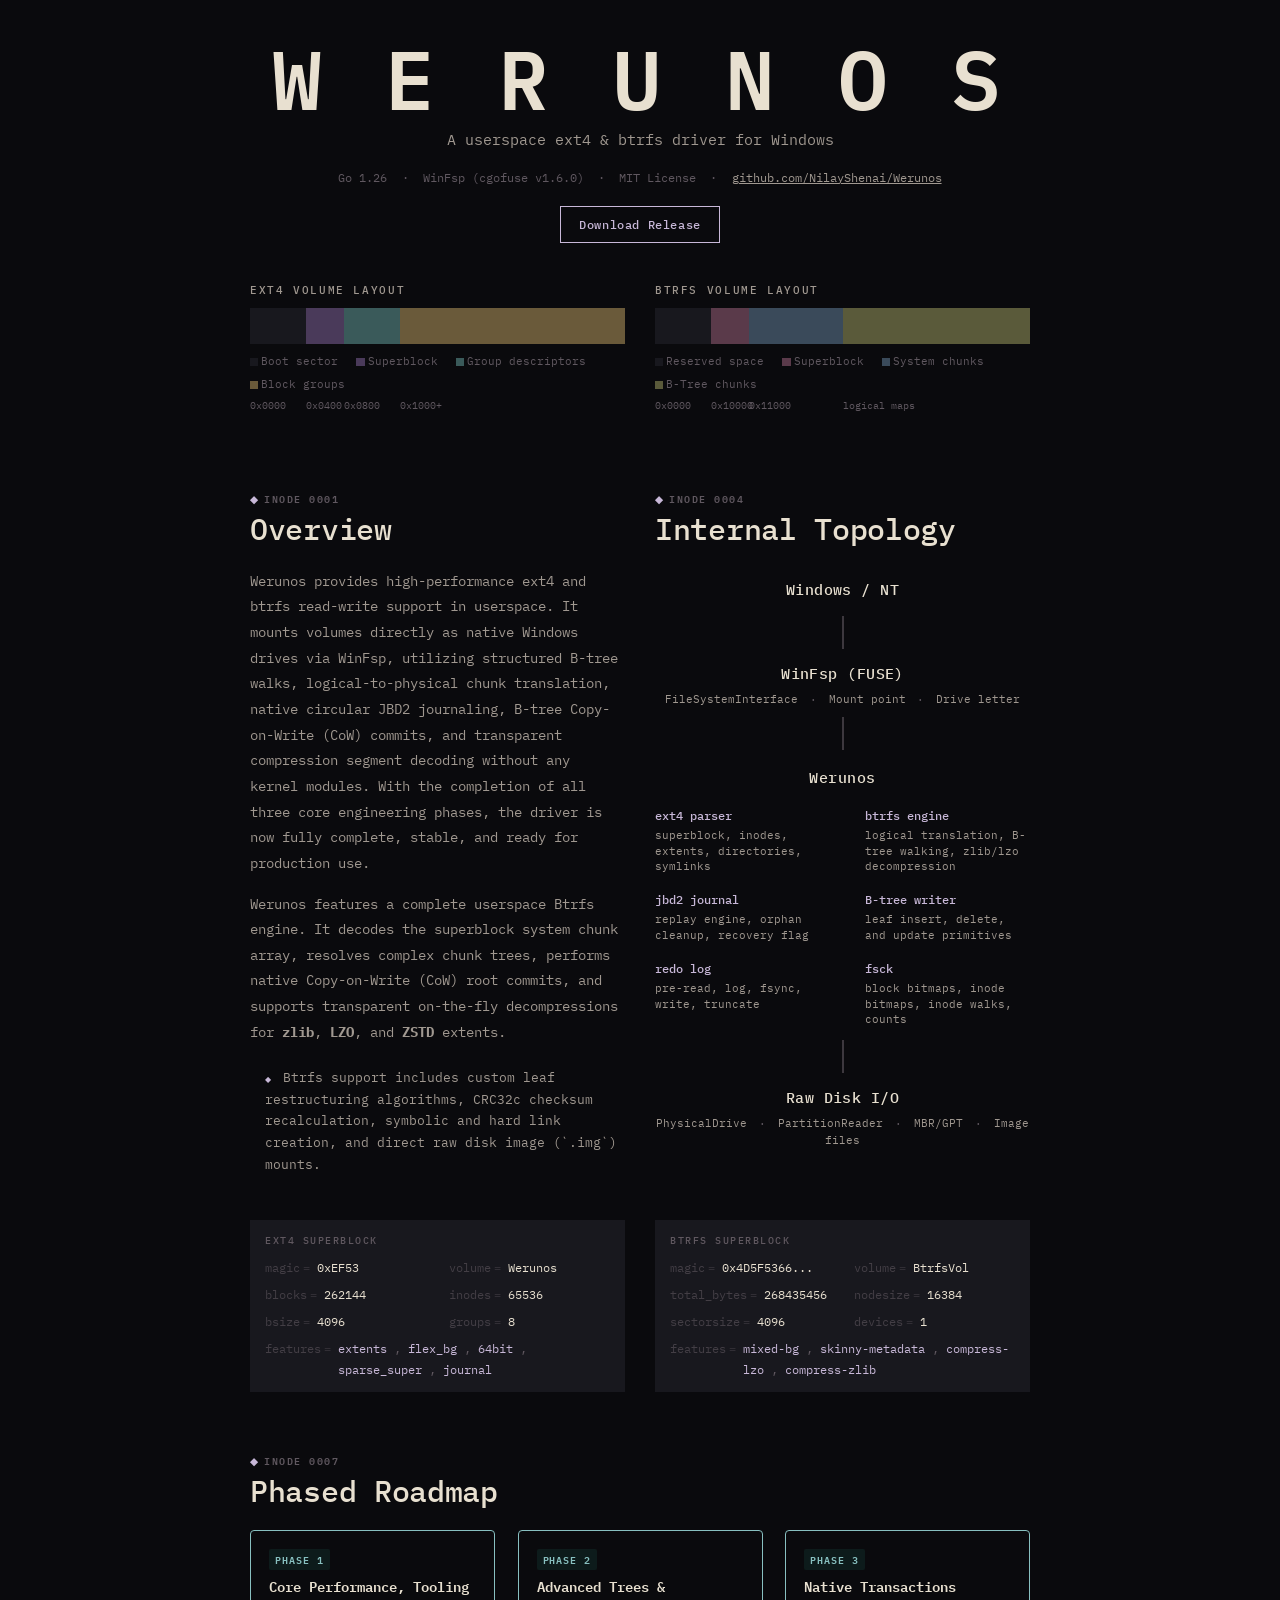
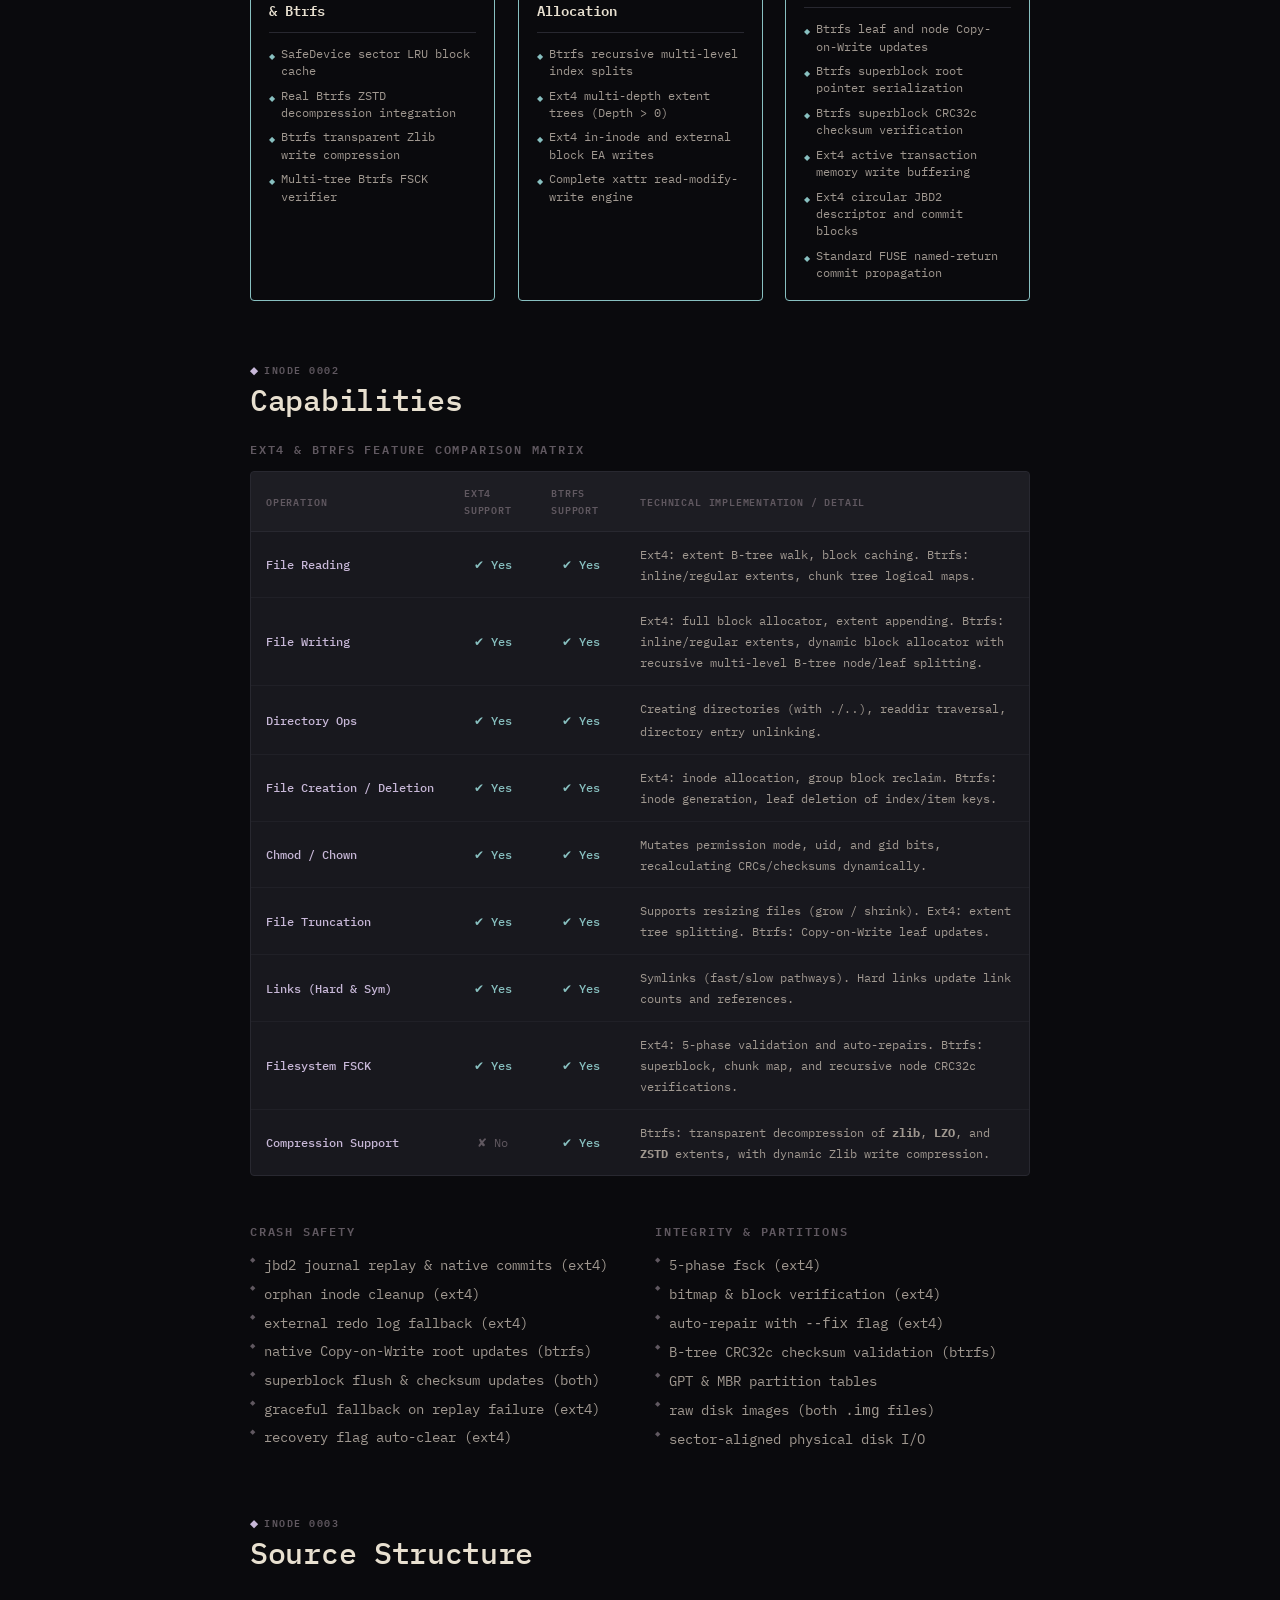
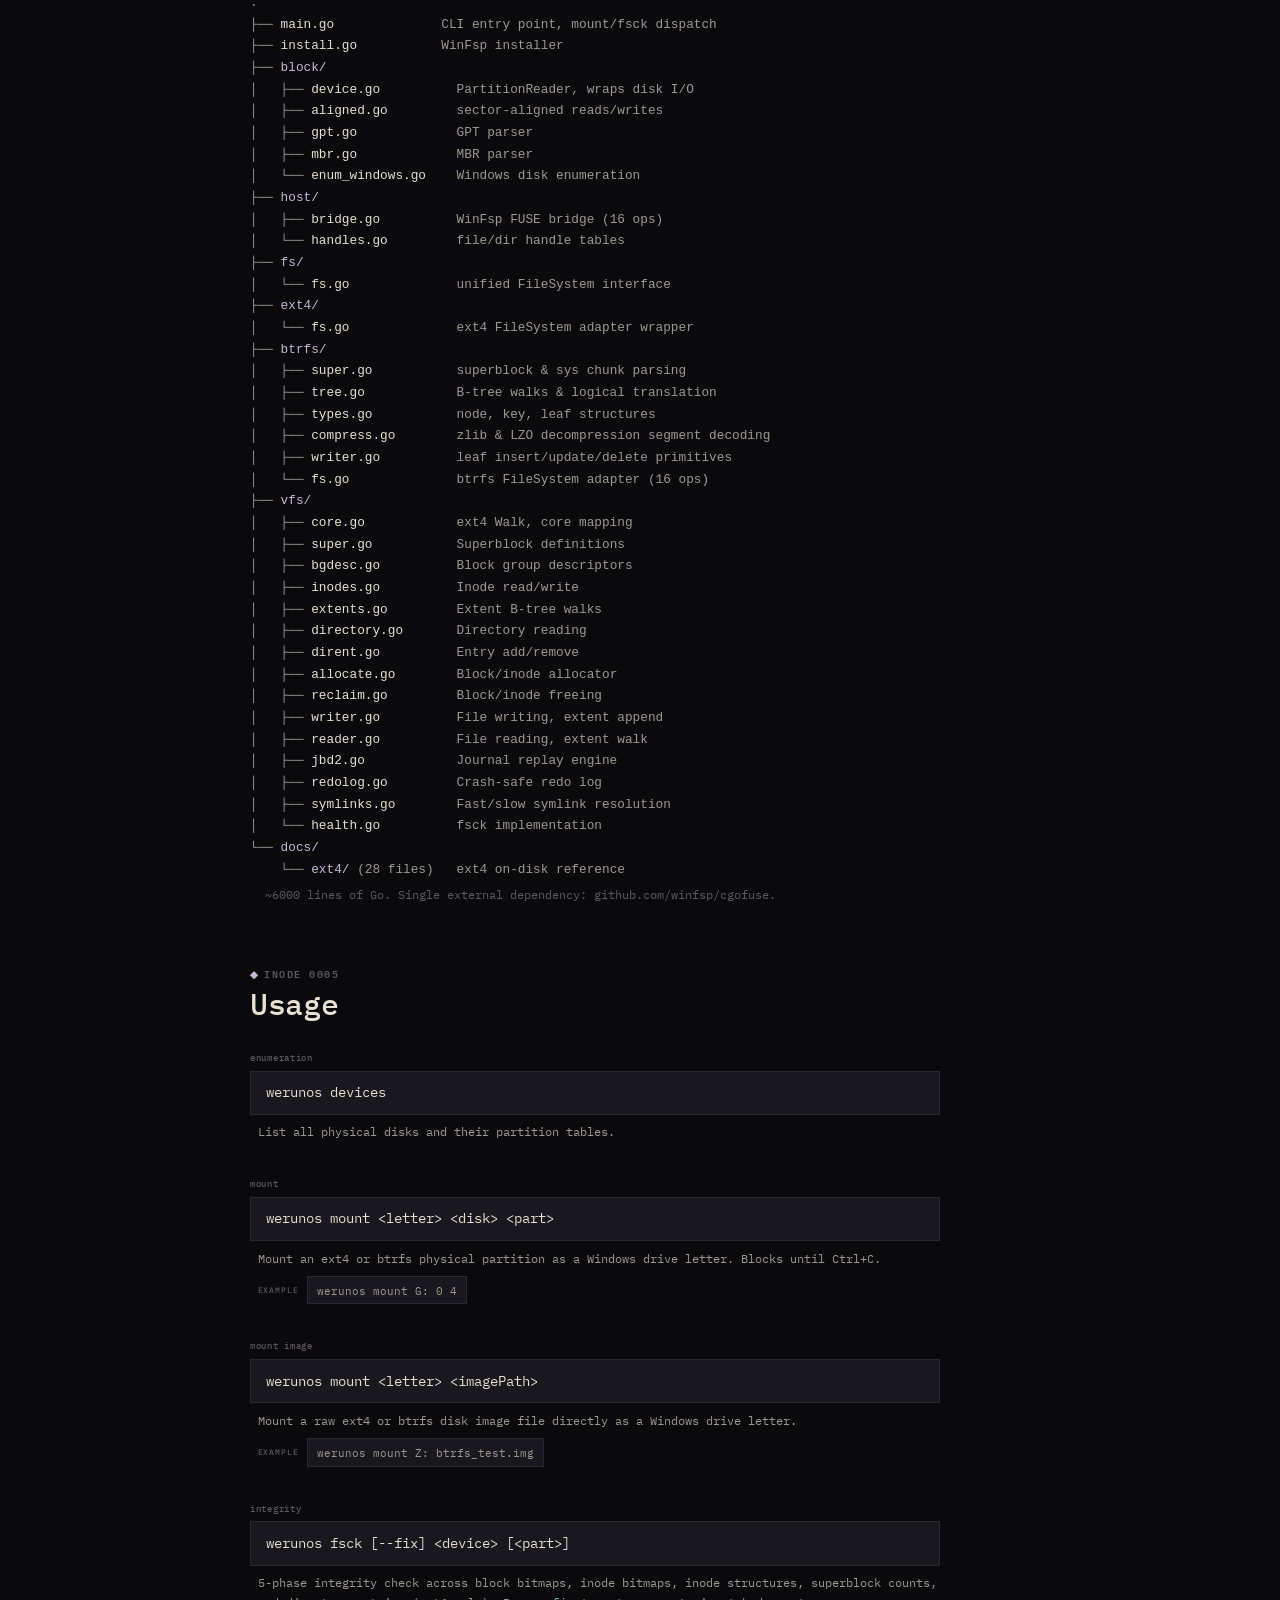
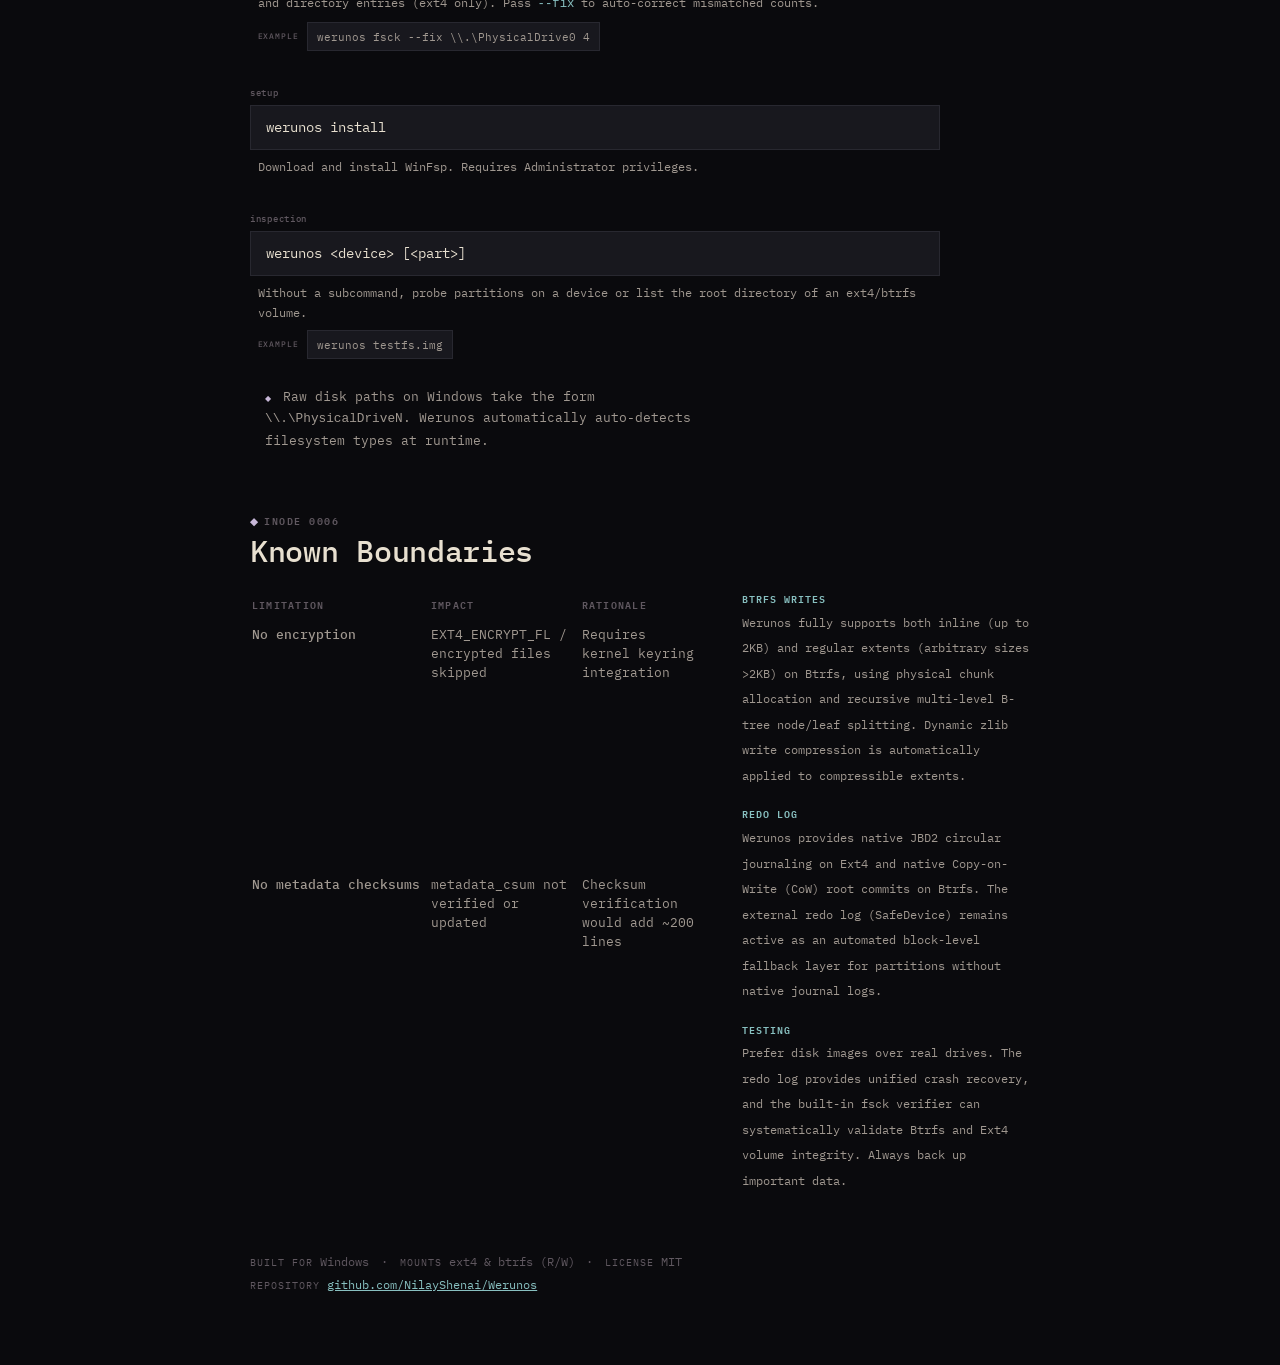
<file: index.html>
<!DOCTYPE html>
<html lang="en">
<head>
<meta charset="UTF-8">
<meta name="viewport" content="width=device-width, initial-scale=1.0">
<title>Werunos</title>
<meta name="description" content="A robust userspace Ext4 and Btrfs filesystem driver for Windows utilizing WinFsp. Experience POSIX-compliant read-write operations, zlib/LZO decompression, native circular JBD2 journaling, B-tree Copy-on-Write (CoW), and physical disk/raw image mounting natively.">
<meta http-equiv="Cache-Control" content="no-cache, no-store, must-revalidate">
<meta http-equiv="Pragma" content="no-cache">
<meta http-equiv="Expires" content="0">
<meta name="version" content="1.0.0">
<link rel="preconnect" href="https://fonts.googleapis.com">
<link rel="preconnect" href="https://fonts.gstatic.com" crossorigin>
<link href="https://fonts.googleapis.com/css2?family=IBM+Plex+Mono:wght@300;400;500;600&display=swap" rel="stylesheet">
<link rel="stylesheet" href="style.css?v=1.0.0">
</head>
<body>

<div class="page">

<header class="masthead">
  <div class="masthead-inner">
    <h1 class="project-name">W E R U N O S</h1>
    <p class="project-sub">A userspace ext4 & btrfs driver for Windows</p>
    <p class="project-meta-line">
      <span>Go 1.26</span>
      <span class="meta-dot">&middot;</span>
      <span>WinFsp (cgofuse v1.6.0)</span>
      <span class="meta-dot">&middot;</span>
      <span>MIT License</span>
      <span class="meta-dot">&middot;</span>
      <a href="https://github.com/NilayShenai/Werunos">github.com/NilayShenai/Werunos</a>
    </p>
    <a class="btn-download" href="https://github.com/NilayShenai/Werunos/releases/download/2.1/werunos.exe">Download Release</a>
  </div>
</header>

<div class="split" style="margin-bottom: 2.5rem;">
  <div class="layout-card">
    <div class="layout-title">ext4 volume layout</div>
    <div class="layout-bar">
      <span class="layout-seg seg-boot" style="width: 15%;"></span>
      <span class="layout-seg seg-super" style="width: 10%;"></span>
      <span class="layout-seg seg-group" style="width: 15%;"></span>
      <span class="layout-seg seg-data" style="width: 60%;"></span>
    </div>
    <div class="layout-legend">
      <span><i class="legend-swatch swatch-boot"></i>Boot sector</span>
      <span><i class="legend-swatch swatch-super"></i>Superblock</span>
      <span><i class="legend-swatch swatch-group"></i>Group descriptors</span>
      <span><i class="legend-swatch swatch-data"></i>Block groups</span>
    </div>
    <div class="layout-addr">
      <span style="width: 15%;">0x0000</span>
      <span style="width: 10%;">0x0400</span>
      <span style="width: 15%;">0x0800</span>
      <span style="width: 60%;">0x1000+</span>
    </div>
  </div>

  <div class="layout-card">
    <div class="layout-title">btrfs volume layout</div>
    <div class="layout-bar">
      <span class="layout-seg seg-btrfs-boot" style="width: 15%;"></span>
      <span class="layout-seg seg-btrfs-super" style="width: 10%;"></span>
      <span class="layout-seg seg-btrfs-chunk" style="width: 25%;"></span>
      <span class="layout-seg seg-btrfs-tree" style="width: 50%;"></span>
    </div>
    <div class="layout-legend">
      <span><i class="legend-swatch swatch-btrfs-boot"></i>Reserved space</span>
      <span><i class="legend-swatch swatch-btrfs-super"></i>Superblock</span>
      <span><i class="legend-swatch swatch-btrfs-chunk"></i>System chunks</span>
      <span><i class="legend-swatch swatch-btrfs-tree"></i>B-Tree chunks</span>
    </div>
    <div class="layout-addr">
      <span style="width: 15%;">0x0000</span>
      <span style="width: 10%;">0x10000</span>
      <span style="width: 25%;">0x11000</span>
      <span style="width: 50%;">logical maps</span>
    </div>
  </div>
</div>

<main>

<div class="split">
  <section class="chapter" id="overview">
    <div class="ch-meta"><span class="ch-meta-dia">&#x25C6;</span>inode 0001</div>
    <h2 class="ch-title">Overview</h2>
    <p class="ch-text">
      Werunos provides high-performance ext4 and btrfs read-write support in userspace. It mounts
      volumes directly as native Windows drives via WinFsp, utilizing structured B-tree walks, logical-to-physical chunk translation, native circular JBD2 journaling, B-tree Copy-on-Write (CoW) commits, and transparent compression segment decoding without any kernel modules. With the completion of all three core engineering phases, the driver is now fully complete, stable, and ready for production use.
    </p>
    <p class="ch-text">
      Werunos features a complete userspace Btrfs engine. It decodes the superblock system chunk array, resolves complex chunk trees, performs native Copy-on-Write (CoW) root commits, and supports transparent on-the-fly decompressions for <strong>zlib</strong>, <strong>LZO</strong>, and <strong>ZSTD</strong> extents.
    </p>
    <aside class="ch-note">
      <span class="note-indicator">&#x25C6;</span>
      Btrfs support includes custom leaf restructuring algorithms, CRC32c checksum recalculation, symbolic and hard link creation, and direct raw disk image (`.img`) mounts.
    </aside>
  </section>

  <section class="chapter" id="topology">
    <div class="ch-meta"><span class="ch-meta-dia">&#x25C6;</span>inode 0004</div>
    <h2 class="ch-title">Internal Topology</h2>

    <div class="arch">
      <div class="arch-layer">
        <div class="arch-name">Windows / NT</div>
      </div>
      <div class="arch-arrow"></div>
      <div class="arch-layer">
        <div class="arch-name">WinFsp (FUSE)</div>
        <div class="arch-info">FileSystemInterface <span class="arch-sep">&middot;</span> Mount point <span class="arch-sep">&middot;</span> Drive letter</div>
      </div>
      <div class="arch-arrow"></div>
      <div class="arch-layer arch-mid">
        <div class="arch-name">Werunos</div>
        <div class="arch-grid">
          <div class="arch-comp">
            <div class="arch-comp-name">ext4 parser</div>
            <div class="arch-comp-info">superblock, inodes, extents, directories, symlinks</div>
          </div>
          <div class="arch-comp">
            <div class="arch-comp-name">btrfs engine</div>
            <div class="arch-comp-info">logical translation, B-tree walking, zlib/lzo decompression</div>
          </div>
          <div class="arch-comp">
            <div class="arch-comp-name">jbd2 journal</div>
            <div class="arch-comp-info">replay engine, orphan cleanup, recovery flag</div>
          </div>
          <div class="arch-comp">
            <div class="arch-comp-name">B-tree writer</div>
            <div class="arch-comp-info">leaf insert, delete, and update primitives</div>
          </div>
          <div class="arch-comp">
            <div class="arch-comp-name">redo log</div>
            <div class="arch-comp-info">pre-read, log, fsync, write, truncate</div>
          </div>
          <div class="arch-comp">
            <div class="arch-comp-name">fsck</div>
            <div class="arch-comp-info">block bitmaps, inode bitmaps, inode walks, counts</div>
          </div>
        </div>
      </div>
      <div class="arch-arrow"></div>
      <div class="arch-layer">
        <div class="arch-name">Raw Disk I/O</div>
        <div class="arch-info">PhysicalDrive <span class="arch-sep">&middot;</span> PartitionReader <span class="arch-sep">&middot;</span> MBR/GPT <span class="arch-sep">&middot;</span> Image files</div>
      </div>
    </div>
  </section>
</div>

<div class="split" style="margin-bottom: 4rem;">
  <div class="superblock-card" style="margin-bottom: 0;">
    <div class="sb-header">ext4 superblock</div>
    <div class="sb-grid">
      <div class="sb-item">
        <div class="sb-label">magic</div>
        <div class="sb-value">0xEF53</div>
      </div>
      <div class="sb-item">
        <div class="sb-label">volume</div>
        <div class="sb-value">Werunos</div>
      </div>
      <div class="sb-item">
        <div class="sb-label">blocks</div>
        <div class="sb-value">262144</div>
      </div>
      <div class="sb-item">
        <div class="sb-label">inodes</div>
        <div class="sb-value">65536</div>
      </div>
      <div class="sb-item">
        <div class="sb-label">bsize</div>
        <div class="sb-value">4096</div>
      </div>
      <div class="sb-item">
        <div class="sb-label">groups</div>
        <div class="sb-value">8</div>
      </div>
      <div class="sb-item sb-wide">
        <div class="sb-label">features</div>
        <div class="sb-value sb-features">
          <span class="sb-chip">extents</span>
          <span class="sb-chip">flex_bg</span>
          <span class="sb-chip">64bit</span>
          <span class="sb-chip">sparse_super</span>
          <span class="sb-chip">journal</span>
        </div>
      </div>
    </div>
  </div>

  <div class="superblock-card" style="margin-bottom: 0;">
    <div class="sb-header">btrfs superblock</div>
    <div class="sb-grid">
      <div class="sb-item">
        <div class="sb-label">magic</div>
        <div class="sb-value">0x4D5F5366...</div>
      </div>
      <div class="sb-item">
        <div class="sb-label">volume</div>
        <div class="sb-value">BtrfsVol</div>
      </div>
      <div class="sb-item">
        <div class="sb-label">total_bytes</div>
        <div class="sb-value">268435456</div>
      </div>
      <div class="sb-item">
        <div class="sb-label">nodesize</div>
        <div class="sb-value">16384</div>
      </div>
      <div class="sb-item">
        <div class="sb-label">sectorsize</div>
        <div class="sb-value">4096</div>
      </div>
      <div class="sb-item">
        <div class="sb-label">devices</div>
        <div class="sb-value">1</div>
      </div>
      <div class="sb-item sb-wide">
        <div class="sb-label">features</div>
        <div class="sb-value sb-features">
          <span class="sb-chip">mixed-bg</span>
          <span class="sb-chip">skinny-metadata</span>
          <span class="sb-chip">compress-lzo</span>
          <span class="sb-chip">compress-zlib</span>
        </div>
      </div>
    </div>
  </div>
</div>
<section class="chapter" id="roadmap">
  <div class="ch-meta"><span class="ch-meta-dia">&#x25C6;</span>inode 0007</div>
  <h2 class="ch-title">Phased Roadmap</h2>

  <div class="roadmap-grid">
    <div class="roadmap-phase roadmap-completed">
      <div class="phase-hdr">
        <span class="phase-badge">Phase 1</span>
        <h3 class="phase-title">Core Performance, Tooling &amp; Btrfs</h3>
      </div>
      <ul class="phase-list">
        <li>SafeDevice sector LRU block cache</li>
        <li>Real Btrfs ZSTD decompression integration</li>
        <li>Btrfs transparent Zlib write compression</li>
        <li>Multi-tree Btrfs FSCK verifier</li>
      </ul>
    </div>

    <div class="roadmap-phase roadmap-completed">
      <div class="phase-hdr">
        <span class="phase-badge">Phase 2</span>
        <h3 class="phase-title">Advanced Trees &amp; Allocation</h3>
      </div>
      <ul class="phase-list">
        <li>Btrfs recursive multi-level index splits</li>
        <li>Ext4 multi-depth extent trees (Depth &gt; 0)</li>
        <li>Ext4 in-inode and external block EA writes</li>
        <li>Complete xattr read-modify-write engine</li>
      </ul>
    </div>

    <div class="roadmap-phase roadmap-completed">
      <div class="phase-hdr">
        <span class="phase-badge">Phase 3</span>
        <h3 class="phase-title">Native Transactions</h3>
      </div>
      <ul class="phase-list">
        <li>Btrfs leaf and node Copy-on-Write updates</li>
        <li>Btrfs superblock root pointer serialization</li>
        <li>Btrfs superblock CRC32c checksum verification</li>
        <li>Ext4 active transaction memory write buffering</li>
        <li>Ext4 circular JBD2 descriptor and commit blocks</li>
        <li>Standard FUSE named-return commit propagation</li>
      </ul>
    </div>
  </div>
</section>

<section class="chapter" id="capabilities">
  <div class="ch-meta"><span class="ch-meta-dia">&#x25C6;</span>inode 0002</div>
  <h2 class="ch-title">Capabilities</h2>

  <div class="cap-grid">
    <!-- Full-Width Comparison Matrix -->
    <div class="cap-group matrix-group" style="grid-column: 1 / -1; margin-bottom: 1rem;">
      <h3 class="cap-group-title">Ext4 & Btrfs Feature Comparison Matrix</h3>
      <div class="matrix-table-wrapper">
        <table class="matrix-tbl">
          <thead>
            <tr>
              <th>Operation</th>
              <th class="text-center">Ext4 Support</th>
              <th class="text-center">Btrfs Support</th>
              <th>Technical Implementation / Detail</th>
            </tr>
          </thead>
          <tbody>
            <tr>
              <td class="b-term">File Reading</td>
              <td class="text-center status-yes">&#x2714; Yes</td>
              <td class="text-center status-yes">&#x2714; Yes</td>
              <td>Ext4: extent B-tree walk, block caching. Btrfs: inline/regular extents, chunk tree logical maps.</td>
            </tr>
            <tr>
              <td class="b-term">File Writing</td>
              <td class="text-center status-yes">&#x2714; Yes</td>
              <td class="text-center status-yes">&#x2714; Yes</td>
              <td>Ext4: full block allocator, extent appending. Btrfs: inline/regular extents, dynamic block allocator with recursive multi-level B-tree node/leaf splitting.</td>
            </tr>
            <tr>
              <td class="b-term">Directory Ops</td>
              <td class="text-center status-yes">&#x2714; Yes</td>
              <td class="text-center status-yes">&#x2714; Yes</td>
              <td>Creating directories (with <code>.</code>/<code>..</code>), readdir traversal, directory entry unlinking.</td>
            </tr>
            <tr>
              <td class="b-term">File Creation / Deletion</td>
              <td class="text-center status-yes">&#x2714; Yes</td>
              <td class="text-center status-yes">&#x2714; Yes</td>
              <td>Ext4: inode allocation, group block reclaim. Btrfs: inode generation, leaf deletion of index/item keys.</td>
            </tr>
            <tr>
              <td class="b-term">Chmod / Chown</td>
              <td class="text-center status-yes">&#x2714; Yes</td>
              <td class="text-center status-yes">&#x2714; Yes</td>
              <td>Mutates permission mode, uid, and gid bits, recalculating CRCs/checksums dynamically.</td>
            </tr>
            <tr>
              <td class="b-term">File Truncation</td>
              <td class="text-center status-yes">&#x2714; Yes</td>
              <td class="text-center status-yes">&#x2714; Yes</td>
              <td>Supports resizing files (grow / shrink). Ext4: extent tree splitting. Btrfs: Copy-on-Write leaf updates.</td>
            </tr>
            <tr>
              <td class="b-term">Links (Hard & Sym)</td>
              <td class="text-center status-yes">&#x2714; Yes</td>
              <td class="text-center status-yes">&#x2714; Yes</td>
              <td>Symlinks (fast/slow pathways). Hard links update link counts and references.</td>
            </tr>
            <tr>
              <td class="b-term">Filesystem FSCK</td>
              <td class="text-center status-yes">&#x2714; Yes</td>
              <td class="text-center status-yes">&#x2714; Yes</td>
              <td>Ext4: 5-phase validation and auto-repairs. Btrfs: superblock, chunk map, and recursive node CRC32c verifications.</td>
            </tr>
            <tr>
              <td class="b-term">Compression Support</td>
              <td class="text-center status-no">&#x2718; No</td>
              <td class="text-center status-yes">&#x2714; Yes</td>
              <td>Btrfs: transparent decompression of <strong>zlib</strong>, <strong>LZO</strong>, and <strong>ZSTD</strong> extents, with dynamic Zlib write compression.</td>
            </tr>
          </tbody>
        </table>
      </div>
    </div>

    <!-- Crash Safety -->
    <div class="cap-group">
      <h3 class="cap-group-title">Crash Safety</h3>
      <ul class="cap-list">
        <li>jbd2 journal replay &amp; native commits (ext4)</li>
        <li>orphan inode cleanup (ext4)</li>
        <li>external redo log fallback (ext4)</li>
        <li>native Copy-on-Write root updates (btrfs)</li>
        <li>superblock flush &amp; checksum updates (both)</li>
        <li>graceful fallback on replay failure (ext4)</li>
        <li>recovery flag auto-clear (ext4)</li>
      </ul>
    </div>

    <!-- Integrity & Devices -->
    <div class="cap-group">
      <h3 class="cap-group-title">Integrity & Partitions</h3>
      <ul class="cap-list">
        <li>5-phase fsck (ext4)</li>
        <li>bitmap & block verification (ext4)</li>
        <li>auto-repair with <code>--fix</code> flag (ext4)</li>
        <li>B-tree CRC32c checksum validation (btrfs)</li>
        <li>GPT & MBR partition tables</li>
        <li>raw disk images (both <code>.img</code> files)</li>
        <li>sector-aligned physical disk I/O</li>
      </ul>
    </div>
  </div>
</section>

<section class="chapter" id="structure">
  <div class="ch-meta"><span class="ch-meta-dia">&#x25C6;</span>inode 0003</div>
  <h2 class="ch-title">Source Structure</h2>

  <pre class="tree">.
├── <span class="t-f">main.go</span>              CLI entry point, mount/fsck dispatch
├── <span class="t-f">install.go</span>           WinFsp installer
├── <span class="t-d">block/</span>
│   ├── <span class="t-f">device.go</span>          PartitionReader, wraps disk I/O
│   ├── <span class="t-f">aligned.go</span>         sector-aligned reads/writes
│   ├── <span class="t-f">gpt.go</span>             GPT parser
│   ├── <span class="t-f">mbr.go</span>             MBR parser
│   └── <span class="t-f">enum_windows.go</span>    Windows disk enumeration
├── <span class="t-d">host/</span>
│   ├── <span class="t-f">bridge.go</span>          WinFsp FUSE bridge (16 ops)
│   └── <span class="t-f">handles.go</span>         file/dir handle tables
├── <span class="t-d">fs/</span>
│   └── <span class="t-f">fs.go</span>              unified FileSystem interface
├── <span class="t-d">ext4/</span>
│   └── <span class="t-f">fs.go</span>              ext4 FileSystem adapter wrapper
├── <span class="t-d">btrfs/</span>
│   ├── <span class="t-f">super.go</span>           superblock & sys chunk parsing
│   ├── <span class="t-f">tree.go</span>            B-tree walks & logical translation
│   ├── <span class="t-f">types.go</span>           node, key, leaf structures
│   ├── <span class="t-f">compress.go</span>        zlib & LZO decompression segment decoding
│   ├── <span class="t-f">writer.go</span>          leaf insert/update/delete primitives
│   └── <span class="t-f">fs.go</span>              btrfs FileSystem adapter (16 ops)
├── <span class="t-d">vfs/</span>
│   ├── <span class="t-f">core.go</span>            ext4 Walk, core mapping
│   ├── <span class="t-f">super.go</span>           Superblock definitions
│   ├── <span class="t-f">bgdesc.go</span>          Block group descriptors
│   ├── <span class="t-f">inodes.go</span>          Inode read/write
│   ├── <span class="t-f">extents.go</span>         Extent B-tree walks
│   ├── <span class="t-f">directory.go</span>       Directory reading
│   ├── <span class="t-f">dirent.go</span>          Entry add/remove
│   ├── <span class="t-f">allocate.go</span>        Block/inode allocator
│   ├── <span class="t-f">reclaim.go</span>         Block/inode freeing
│   ├── <span class="t-f">writer.go</span>          File writing, extent append
│   ├── <span class="t-f">reader.go</span>          File reading, extent walk
│   ├── <span class="t-f">jbd2.go</span>            Journal replay engine
│   ├── <span class="t-f">redolog.go</span>         Crash-safe redo log
│   ├── <span class="t-f">symlinks.go</span>        Fast/slow symlink resolution
│   └── <span class="t-f">health.go</span>          fsck implementation
└── <span class="t-d">docs/</span>
    └── <span class="t-d">ext4/</span> (28 files)   ext4 on-disk reference</pre>
  <figcaption class="fig-cap">
    ~6000 lines of Go. Single external dependency: github.com/winfsp/cgofuse.
  </figcaption>
</section>

<section class="chapter" id="usage">
  <div class="ch-meta"><span class="ch-meta-dia">&#x25C6;</span>inode 0005</div>
  <h2 class="ch-title">Usage</h2>

  <div class="cmd">
    <span class="cmd-tag">enumeration</span>
    <div class="cmd-block">
      <code class="cmd-code">werunos devices</code>
      <button class="cmd-copy" data-cmd="werunos devices" aria-label="Copy command">&#x29C9;</button>
    </div>
    <p class="cmd-desc">List all physical disks and their partition tables.</p>
  </div>

  <div class="cmd">
    <span class="cmd-tag">mount</span>
    <div class="cmd-block">
      <code class="cmd-code">werunos mount &lt;letter&gt; &lt;disk&gt; &lt;part&gt;</code>
      <button class="cmd-copy" data-cmd="werunos mount <letter> <disk> <part>" aria-label="Copy command">&#x29C9;</button>
    </div>
    <p class="cmd-desc">Mount an ext4 or btrfs physical partition as a Windows drive letter. Blocks until Ctrl+C.</p>
    <div class="cmd-example">
      <span class="cmd-example-label">example</span>
      <code>werunos mount G: 0 4</code>
    </div>
  </div>

  <div class="cmd">
    <span class="cmd-tag">mount image</span>
    <div class="cmd-block">
      <code class="cmd-code">werunos mount &lt;letter&gt; &lt;imagePath&gt;</code>
      <button class="cmd-copy" data-cmd="werunos mount <letter> <imagePath>" aria-label="Copy command">&#x29C9;</button>
    </div>
    <p class="cmd-desc">Mount a raw ext4 or btrfs disk image file directly as a Windows drive letter.</p>
    <div class="cmd-example">
      <span class="cmd-example-label">example</span>
      <code>werunos mount Z: btrfs_test.img</code>
    </div>
  </div>

  <div class="cmd">
    <span class="cmd-tag">integrity</span>
    <div class="cmd-block">
      <code class="cmd-code">werunos fsck [--fix] &lt;device&gt; [&lt;part&gt;]</code>
      <button class="cmd-copy" data-cmd="werunos fsck [--fix] <device> [<part>]" aria-label="Copy command">&#x29C9;</button>
    </div>
    <p class="cmd-desc">5-phase integrity check across block bitmaps, inode bitmaps, inode structures, superblock counts, and directory entries (ext4 only). Pass <code>--fix</code> to auto-correct mismatched counts.</p>
    <div class="cmd-example">
      <span class="cmd-example-label">example</span>
      <code>werunos fsck --fix \\.\PhysicalDrive0 4</code>
    </div>
  </div>

  <div class="cmd">
    <span class="cmd-tag">setup</span>
    <div class="cmd-block">
      <code class="cmd-code">werunos install</code>
      <button class="cmd-copy" data-cmd="werunos install" aria-label="Copy command">&#x29C9;</button>
    </div>
    <p class="cmd-desc">Download and install WinFsp. Requires Administrator privileges.</p>
  </div>

  <div class="cmd">
    <span class="cmd-tag">inspection</span>
    <div class="cmd-block">
      <code class="cmd-code">werunos &lt;device&gt; [&lt;part&gt;]</code>
      <button class="cmd-copy" data-cmd="werunos <device> [<part>]" aria-label="Copy command">&#x29C9;</button>
    </div>
    <p class="cmd-desc">Without a subcommand, probe partitions on a device or list the root directory of an ext4/btrfs volume.</p>
    <div class="cmd-example">
      <span class="cmd-example-label">example</span>
      <code>werunos testfs.img</code>
    </div>
  </div>

  <aside class="ch-note cmd-note">
    <span class="note-indicator">&#x25C6;</span>
    Raw disk paths on Windows take the form <code>\\.\PhysicalDriveN</code>.
    Werunos automatically auto-detects filesystem types at runtime.
  </aside>
</section>

<section class="chapter" id="boundaries">
  <div class="ch-meta"><span class="ch-meta-dia">&#x25C6;</span>inode 0006</div>
  <h2 class="ch-title">Known Boundaries</h2>

  <div class="bound-wrap">
    <table class="bound-tbl">
      <thead>
        <tr>
          <th>Limitation</th>
          <th>Impact</th>
          <th>Rationale</th>
        </tr>
      </thead>
      <tbody>

        <tr>
          <td class="b-term">No encryption</td>
          <td>EXT4_ENCRYPT_FL / encrypted files skipped</td>
          <td>Requires kernel keyring integration</td>
        </tr>
        <tr>
          <td class="b-term">No metadata checksums</td>
          <td>metadata_csum not verified or updated</td>
          <td>Checksum verification would add ~200 lines</td>
        </tr>
      </tbody>
    </table>

    <aside class="bound-notes">
      <div class="b-note">
        <span class="b-note-ref">btrfs writes</span>
        <span class="b-note-body">Werunos fully supports both inline (up to 2KB) and regular extents (arbitrary sizes >2KB) on Btrfs, using physical chunk allocation and recursive multi-level B-tree node/leaf splitting. Dynamic zlib write compression is automatically applied to compressible extents.</span>
      </div>
      <div class="b-note">
        <span class="b-note-ref">redo log</span>
        <span class="b-note-body">Werunos provides native JBD2 circular journaling on Ext4 and native Copy-on-Write (CoW) root commits on Btrfs. The external redo log (SafeDevice) remains active as an automated block-level fallback layer for partitions without native journal logs.</span>
      </div>
      <div class="b-note">
        <span class="b-note-ref">testing</span>
        <span class="b-note-body">Prefer disk images over real drives. The redo log provides unified crash recovery, and the built-in fsck verifier can systematically validate Btrfs and Ext4 volume integrity. Always back up important data.</span>
      </div>
    </aside>
  </div>
</section>

</main>

<footer class="colophon">
  <div class="colophon-inner">
    <p class="colophon-line">
      <span class="colophon-l">built for</span> Windows
      <span class="colophon-dot">&middot;</span>
      <span class="colophon-l">mounts</span> ext4 & btrfs (R/W)
      <span class="colophon-dot">&middot;</span>
      <span class="colophon-l">license</span> MIT
    </p>
    <p class="colophon-line">
      <span class="colophon-l">repository</span>
      <a href="https://github.com/NilayShenai/Werunos">github.com/NilayShenai/Werunos</a>
    </p>
  </div>
</footer>

</div>

<script src="script.js?v=1.0.0"></script>
</body>
</html>
</file>
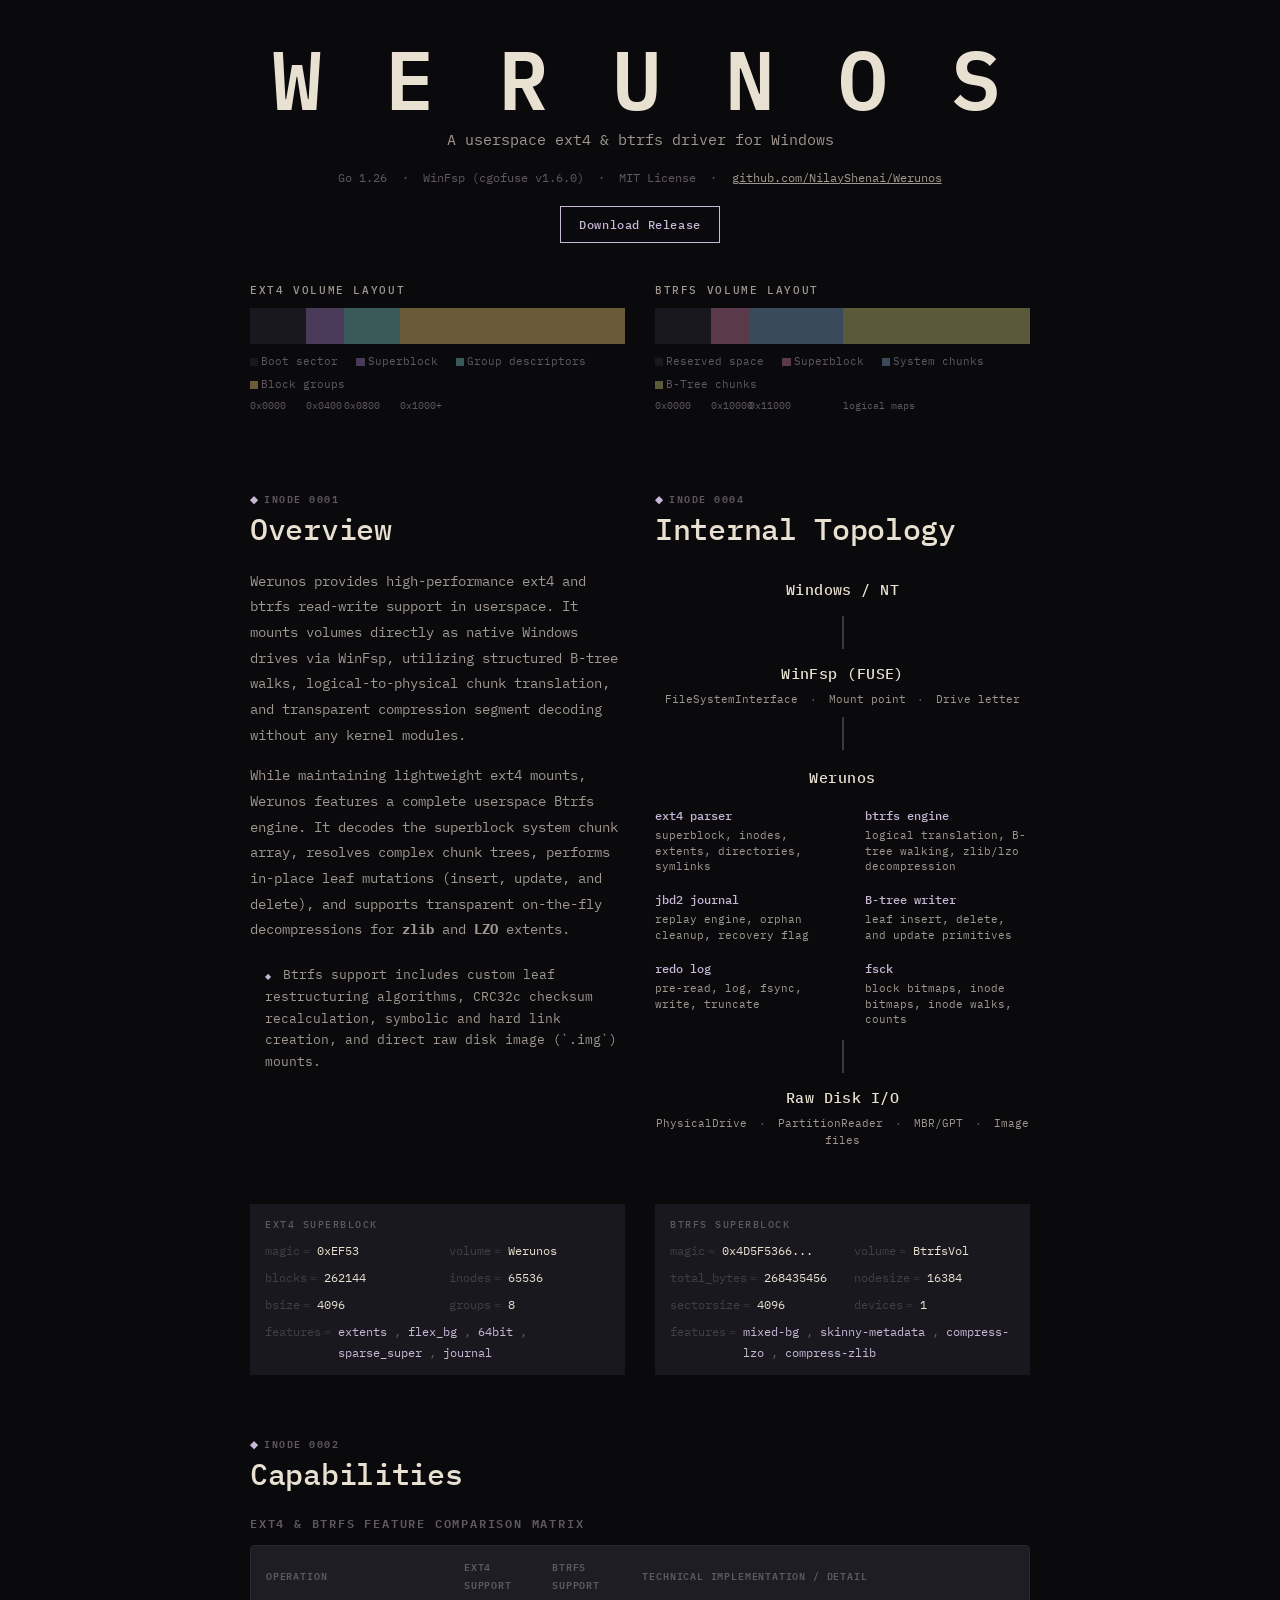
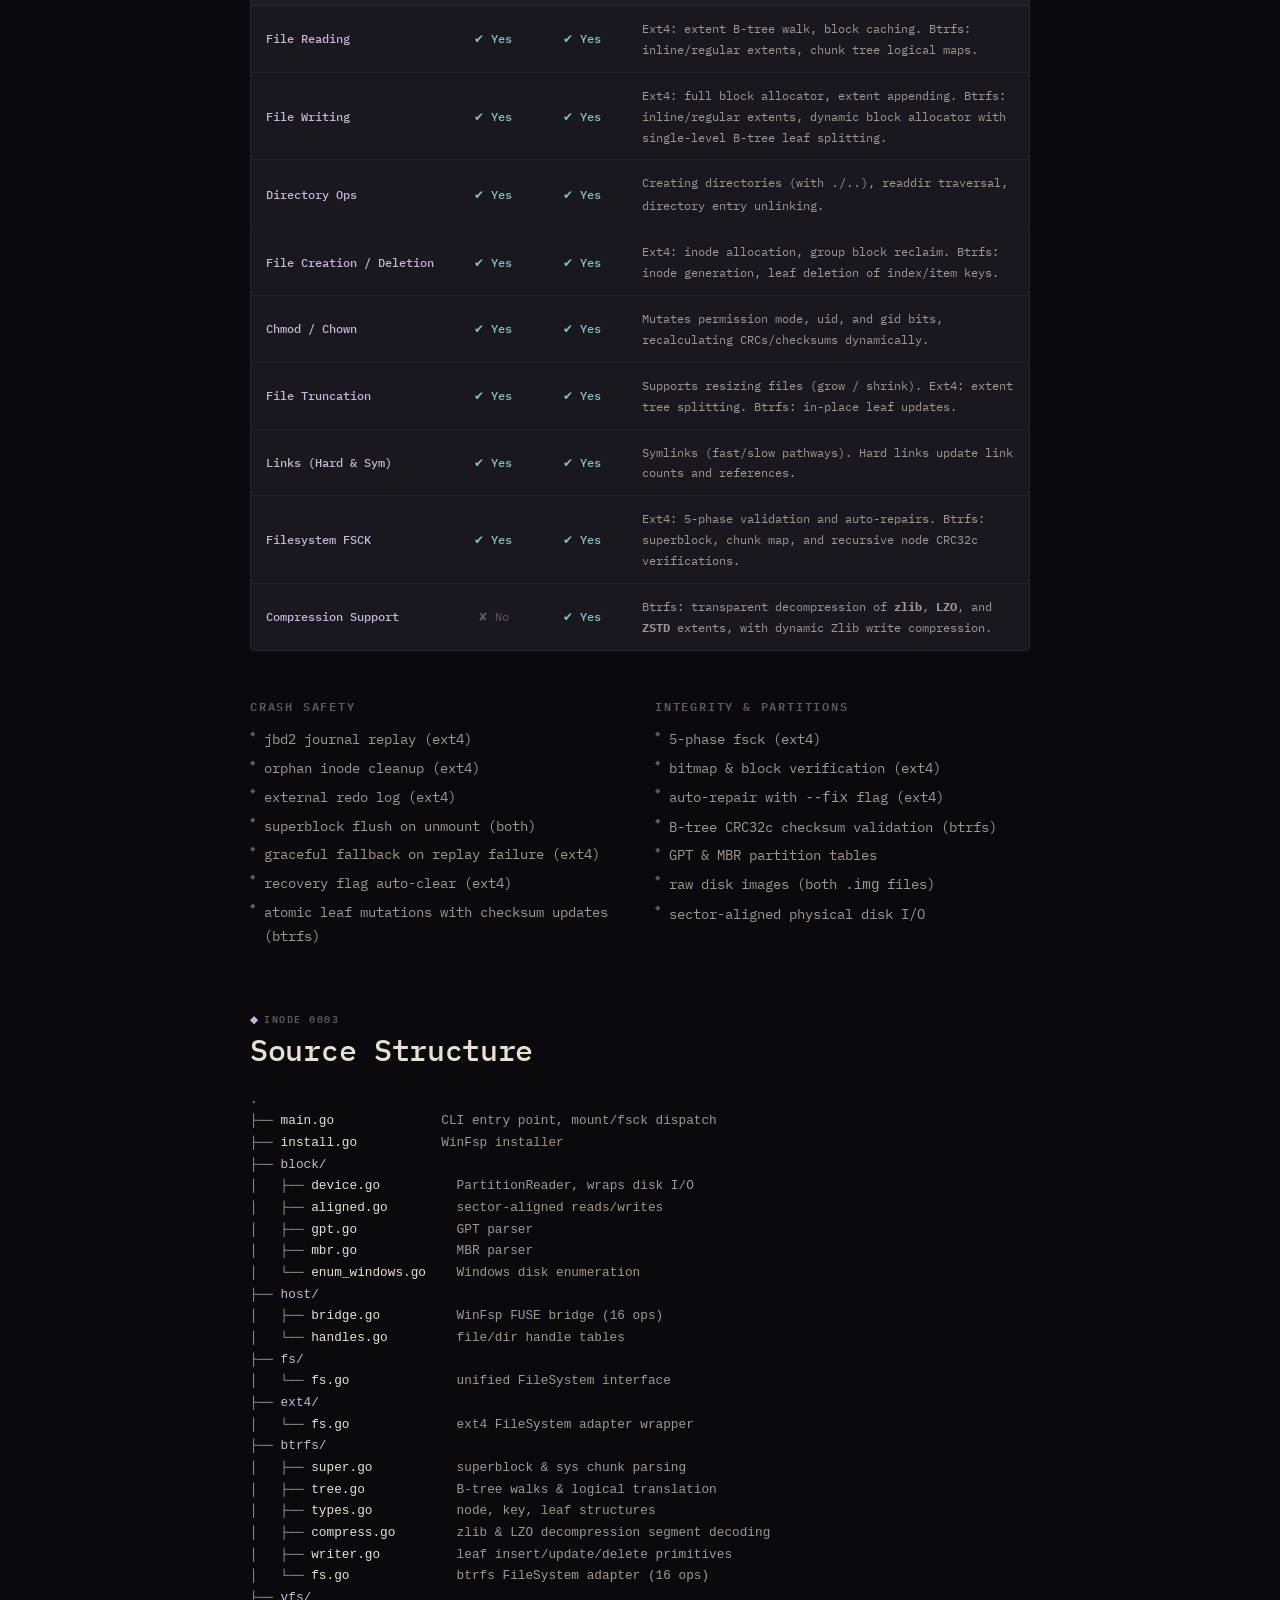
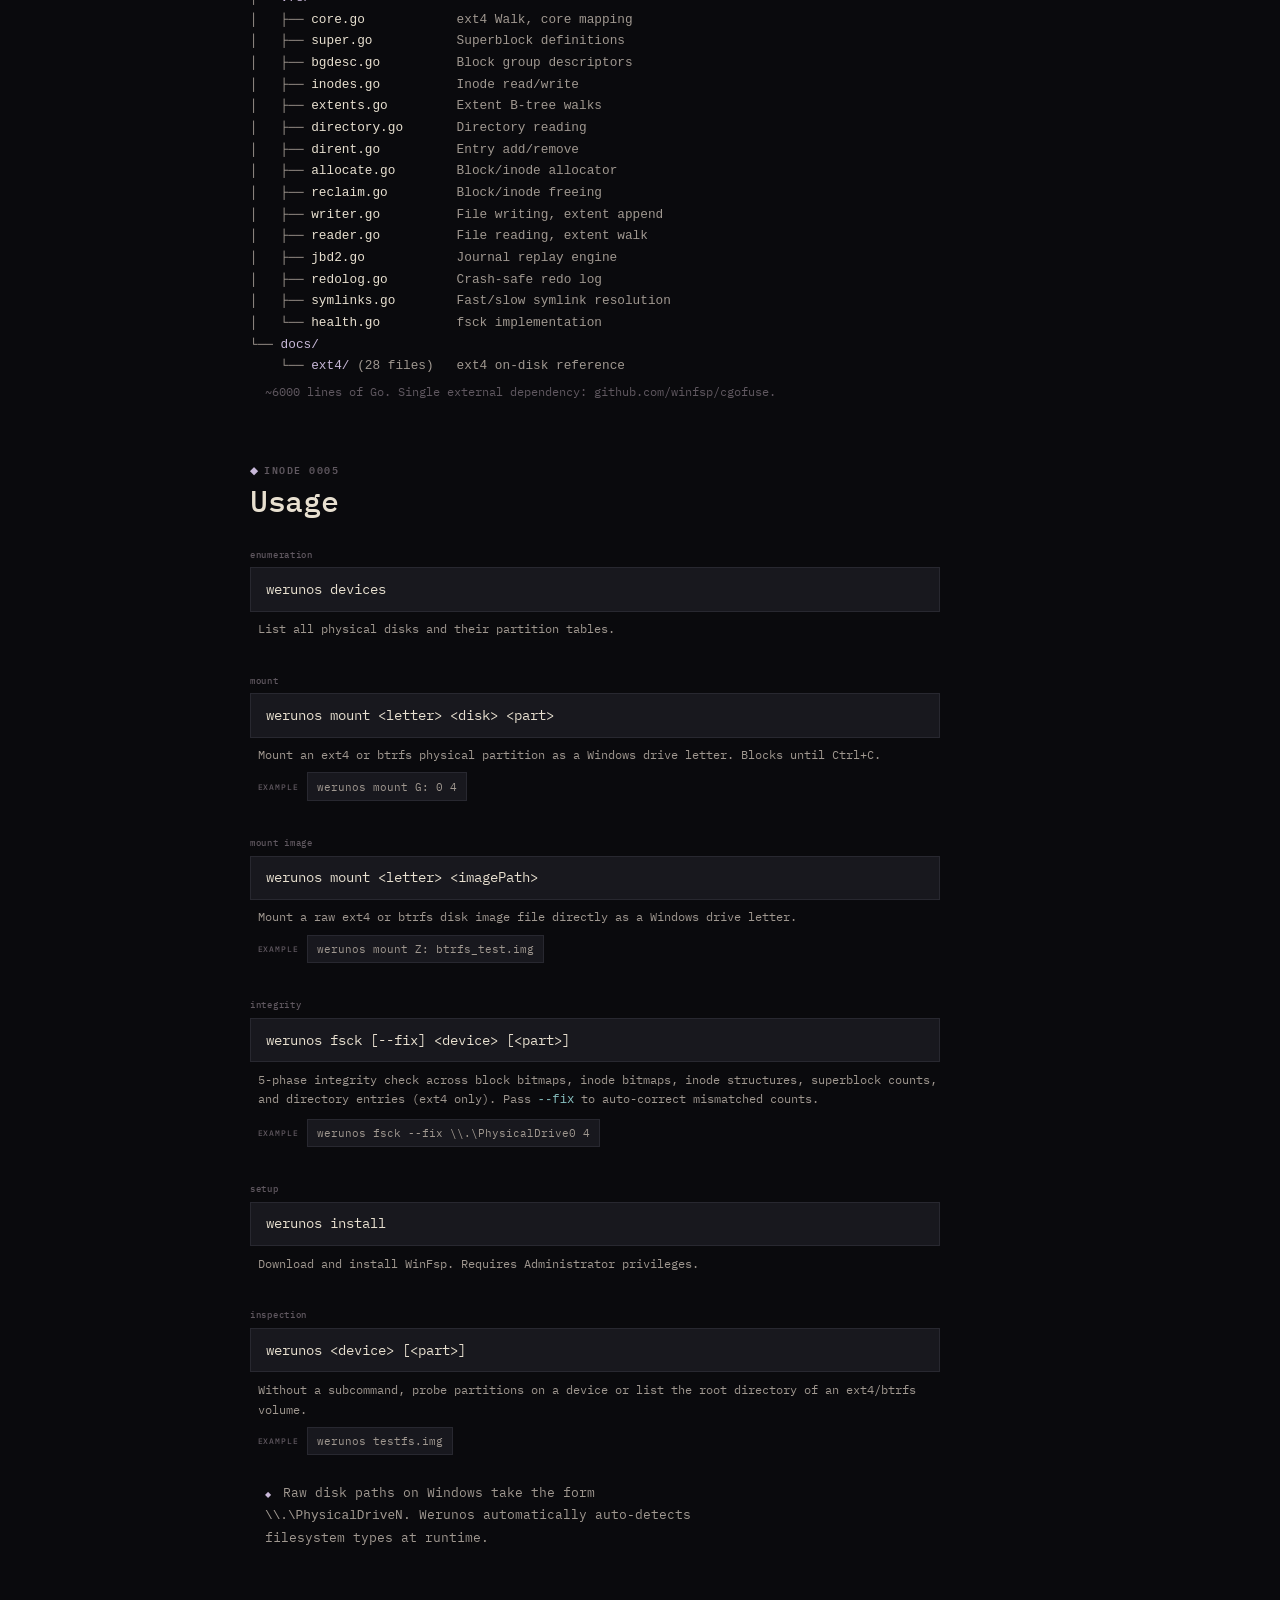
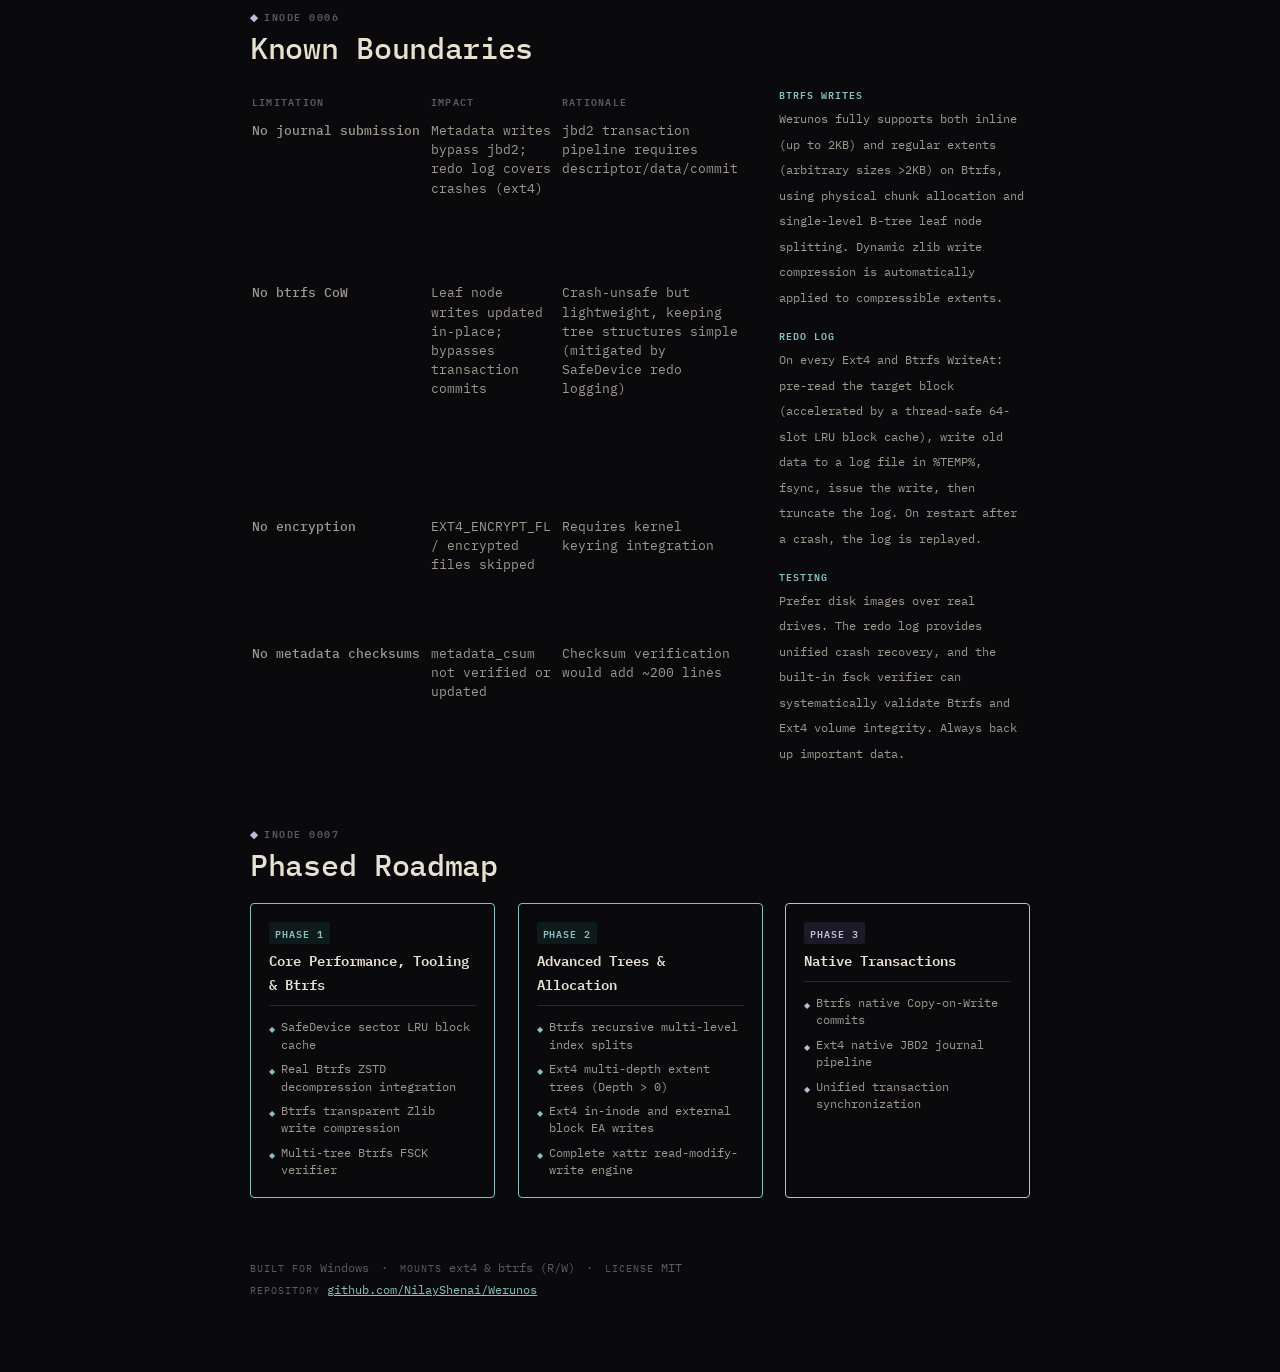
<file: pages/index.html>
<!DOCTYPE html>
<html lang="en">
<head>
<meta charset="UTF-8">
<meta name="viewport" content="width=device-width, initial-scale=1.0">
<title>Werunos</title>
<meta name="description" content="A robust userspace Ext4 and Btrfs filesystem driver for Windows utilizing WinFsp. Experience POSIX-compliant read-write operations, zlib/LZO decompression, crash-safe redo logs, and physical disk/raw image mounting natively.">
<meta http-equiv="Cache-Control" content="no-cache, no-store, must-revalidate">
<meta http-equiv="Pragma" content="no-cache">
<meta http-equiv="Expires" content="0">
<meta name="version" content="1.0.0">
<link rel="preconnect" href="https://fonts.googleapis.com">
<link rel="preconnect" href="https://fonts.gstatic.com" crossorigin>
<link href="https://fonts.googleapis.com/css2?family=IBM+Plex+Mono:wght@300;400;500;600&display=swap" rel="stylesheet">
<link rel="stylesheet" href="style.css?v=1.0.0">
</head>
<body>

<div class="page">

<header class="masthead">
  <div class="masthead-inner">
    <h1 class="project-name">W E R U N O S</h1>
    <p class="project-sub">A userspace ext4 & btrfs driver for Windows</p>
    <p class="project-meta-line">
      <span>Go 1.26</span>
      <span class="meta-dot">&middot;</span>
      <span>WinFsp (cgofuse v1.6.0)</span>
      <span class="meta-dot">&middot;</span>
      <span>MIT License</span>
      <span class="meta-dot">&middot;</span>
      <a href="https://github.com/NilayShenai/Werunos">github.com/NilayShenai/Werunos</a>
    </p>
    <a class="btn-download" href="https://github.com/NilayShenai/Werunos/releases/download/1.8.5/werunos.exe">Download Release</a>
  </div>
</header>

<div class="split" style="margin-bottom: 2.5rem;">
  <div class="layout-card">
    <div class="layout-title">ext4 volume layout</div>
    <div class="layout-bar">
      <span class="layout-seg seg-boot" style="width: 15%;"></span>
      <span class="layout-seg seg-super" style="width: 10%;"></span>
      <span class="layout-seg seg-group" style="width: 15%;"></span>
      <span class="layout-seg seg-data" style="width: 60%;"></span>
    </div>
    <div class="layout-legend">
      <span><i class="legend-swatch swatch-boot"></i>Boot sector</span>
      <span><i class="legend-swatch swatch-super"></i>Superblock</span>
      <span><i class="legend-swatch swatch-group"></i>Group descriptors</span>
      <span><i class="legend-swatch swatch-data"></i>Block groups</span>
    </div>
    <div class="layout-addr">
      <span style="width: 15%;">0x0000</span>
      <span style="width: 10%;">0x0400</span>
      <span style="width: 15%;">0x0800</span>
      <span style="width: 60%;">0x1000+</span>
    </div>
  </div>

  <div class="layout-card">
    <div class="layout-title">btrfs volume layout</div>
    <div class="layout-bar">
      <span class="layout-seg seg-btrfs-boot" style="width: 15%;"></span>
      <span class="layout-seg seg-btrfs-super" style="width: 10%;"></span>
      <span class="layout-seg seg-btrfs-chunk" style="width: 25%;"></span>
      <span class="layout-seg seg-btrfs-tree" style="width: 50%;"></span>
    </div>
    <div class="layout-legend">
      <span><i class="legend-swatch swatch-btrfs-boot"></i>Reserved space</span>
      <span><i class="legend-swatch swatch-btrfs-super"></i>Superblock</span>
      <span><i class="legend-swatch swatch-btrfs-chunk"></i>System chunks</span>
      <span><i class="legend-swatch swatch-btrfs-tree"></i>B-Tree chunks</span>
    </div>
    <div class="layout-addr">
      <span style="width: 15%;">0x0000</span>
      <span style="width: 10%;">0x10000</span>
      <span style="width: 25%;">0x11000</span>
      <span style="width: 50%;">logical maps</span>
    </div>
  </div>
</div>

<main>

<div class="split">
  <section class="chapter" id="overview">
    <div class="ch-meta"><span class="ch-meta-dia">&#x25C6;</span>inode 0001</div>
    <h2 class="ch-title">Overview</h2>
    <p class="ch-text">
      Werunos provides high-performance ext4 and btrfs read-write support in userspace. It mounts
      volumes directly as native Windows drives via WinFsp, utilizing structured B-tree walks, logical-to-physical chunk translation, and transparent compression segment decoding without any kernel modules.
    </p>
    <p class="ch-text">
      While maintaining lightweight ext4 mounts, Werunos features a complete userspace Btrfs engine. It decodes the superblock system chunk array, resolves complex chunk trees, performs in-place leaf mutations (insert, update, and delete), and supports transparent on-the-fly decompressions for <strong>zlib</strong> and <strong>LZO</strong> extents.
    </p>
    <aside class="ch-note">
      <span class="note-indicator">&#x25C6;</span>
      Btrfs support includes custom leaf restructuring algorithms, CRC32c checksum recalculation, symbolic and hard link creation, and direct raw disk image (`.img`) mounts.
    </aside>
  </section>

  <section class="chapter" id="topology">
    <div class="ch-meta"><span class="ch-meta-dia">&#x25C6;</span>inode 0004</div>
    <h2 class="ch-title">Internal Topology</h2>

    <div class="arch">
      <div class="arch-layer">
        <div class="arch-name">Windows / NT</div>
      </div>
      <div class="arch-arrow"></div>
      <div class="arch-layer">
        <div class="arch-name">WinFsp (FUSE)</div>
        <div class="arch-info">FileSystemInterface <span class="arch-sep">&middot;</span> Mount point <span class="arch-sep">&middot;</span> Drive letter</div>
      </div>
      <div class="arch-arrow"></div>
      <div class="arch-layer arch-mid">
        <div class="arch-name">Werunos</div>
        <div class="arch-grid">
          <div class="arch-comp">
            <div class="arch-comp-name">ext4 parser</div>
            <div class="arch-comp-info">superblock, inodes, extents, directories, symlinks</div>
          </div>
          <div class="arch-comp">
            <div class="arch-comp-name">btrfs engine</div>
            <div class="arch-comp-info">logical translation, B-tree walking, zlib/lzo decompression</div>
          </div>
          <div class="arch-comp">
            <div class="arch-comp-name">jbd2 journal</div>
            <div class="arch-comp-info">replay engine, orphan cleanup, recovery flag</div>
          </div>
          <div class="arch-comp">
            <div class="arch-comp-name">B-tree writer</div>
            <div class="arch-comp-info">leaf insert, delete, and update primitives</div>
          </div>
          <div class="arch-comp">
            <div class="arch-comp-name">redo log</div>
            <div class="arch-comp-info">pre-read, log, fsync, write, truncate</div>
          </div>
          <div class="arch-comp">
            <div class="arch-comp-name">fsck</div>
            <div class="arch-comp-info">block bitmaps, inode bitmaps, inode walks, counts</div>
          </div>
        </div>
      </div>
      <div class="arch-arrow"></div>
      <div class="arch-layer">
        <div class="arch-name">Raw Disk I/O</div>
        <div class="arch-info">PhysicalDrive <span class="arch-sep">&middot;</span> PartitionReader <span class="arch-sep">&middot;</span> MBR/GPT <span class="arch-sep">&middot;</span> Image files</div>
      </div>
    </div>
  </section>
</div>

<div class="split" style="margin-bottom: 4rem;">
  <div class="superblock-card" style="margin-bottom: 0;">
    <div class="sb-header">ext4 superblock</div>
    <div class="sb-grid">
      <div class="sb-item">
        <div class="sb-label">magic</div>
        <div class="sb-value">0xEF53</div>
      </div>
      <div class="sb-item">
        <div class="sb-label">volume</div>
        <div class="sb-value">Werunos</div>
      </div>
      <div class="sb-item">
        <div class="sb-label">blocks</div>
        <div class="sb-value">262144</div>
      </div>
      <div class="sb-item">
        <div class="sb-label">inodes</div>
        <div class="sb-value">65536</div>
      </div>
      <div class="sb-item">
        <div class="sb-label">bsize</div>
        <div class="sb-value">4096</div>
      </div>
      <div class="sb-item">
        <div class="sb-label">groups</div>
        <div class="sb-value">8</div>
      </div>
      <div class="sb-item sb-wide">
        <div class="sb-label">features</div>
        <div class="sb-value sb-features">
          <span class="sb-chip">extents</span>
          <span class="sb-chip">flex_bg</span>
          <span class="sb-chip">64bit</span>
          <span class="sb-chip">sparse_super</span>
          <span class="sb-chip">journal</span>
        </div>
      </div>
    </div>
  </div>

  <div class="superblock-card" style="margin-bottom: 0;">
    <div class="sb-header">btrfs superblock</div>
    <div class="sb-grid">
      <div class="sb-item">
        <div class="sb-label">magic</div>
        <div class="sb-value">0x4D5F5366...</div>
      </div>
      <div class="sb-item">
        <div class="sb-label">volume</div>
        <div class="sb-value">BtrfsVol</div>
      </div>
      <div class="sb-item">
        <div class="sb-label">total_bytes</div>
        <div class="sb-value">268435456</div>
      </div>
      <div class="sb-item">
        <div class="sb-label">nodesize</div>
        <div class="sb-value">16384</div>
      </div>
      <div class="sb-item">
        <div class="sb-label">sectorsize</div>
        <div class="sb-value">4096</div>
      </div>
      <div class="sb-item">
        <div class="sb-label">devices</div>
        <div class="sb-value">1</div>
      </div>
      <div class="sb-item sb-wide">
        <div class="sb-label">features</div>
        <div class="sb-value sb-features">
          <span class="sb-chip">mixed-bg</span>
          <span class="sb-chip">skinny-metadata</span>
          <span class="sb-chip">compress-lzo</span>
          <span class="sb-chip">compress-zlib</span>
        </div>
      </div>
    </div>
  </div>
</div>

<section class="chapter" id="capabilities">
  <div class="ch-meta"><span class="ch-meta-dia">&#x25C6;</span>inode 0002</div>
  <h2 class="ch-title">Capabilities</h2>

  <div class="cap-grid">
    <!-- Full-Width Comparison Matrix -->
    <div class="cap-group matrix-group" style="grid-column: 1 / -1; margin-bottom: 1rem;">
      <h3 class="cap-group-title">Ext4 & Btrfs Feature Comparison Matrix</h3>
      <div class="matrix-table-wrapper">
        <table class="matrix-tbl">
          <thead>
            <tr>
              <th>Operation</th>
              <th class="text-center">Ext4 Support</th>
              <th class="text-center">Btrfs Support</th>
              <th>Technical Implementation / Detail</th>
            </tr>
          </thead>
          <tbody>
            <tr>
              <td class="b-term">File Reading</td>
              <td class="text-center status-yes">&#x2714; Yes</td>
              <td class="text-center status-yes">&#x2714; Yes</td>
              <td>Ext4: extent B-tree walk, block caching. Btrfs: inline/regular extents, chunk tree logical maps.</td>
            </tr>
            <tr>
              <td class="b-term">File Writing</td>
              <td class="text-center status-yes">&#x2714; Yes</td>
              <td class="text-center status-yes">&#x2714; Yes</td>
              <td>Ext4: full block allocator, extent appending. Btrfs: inline/regular extents, dynamic block allocator with single-level B-tree leaf splitting.</td>
            </tr>
            <tr>
              <td class="b-term">Directory Ops</td>
              <td class="text-center status-yes">&#x2714; Yes</td>
              <td class="text-center status-yes">&#x2714; Yes</td>
              <td>Creating directories (with <code>.</code>/<code>..</code>), readdir traversal, directory entry unlinking.</td>
            </tr>
            <tr>
              <td class="b-term">File Creation / Deletion</td>
              <td class="text-center status-yes">&#x2714; Yes</td>
              <td class="text-center status-yes">&#x2714; Yes</td>
              <td>Ext4: inode allocation, group block reclaim. Btrfs: inode generation, leaf deletion of index/item keys.</td>
            </tr>
            <tr>
              <td class="b-term">Chmod / Chown</td>
              <td class="text-center status-yes">&#x2714; Yes</td>
              <td class="text-center status-yes">&#x2714; Yes</td>
              <td>Mutates permission mode, uid, and gid bits, recalculating CRCs/checksums dynamically.</td>
            </tr>
            <tr>
              <td class="b-term">File Truncation</td>
              <td class="text-center status-yes">&#x2714; Yes</td>
              <td class="text-center status-yes">&#x2714; Yes</td>
              <td>Supports resizing files (grow / shrink). Ext4: extent tree splitting. Btrfs: in-place leaf updates.</td>
            </tr>
            <tr>
              <td class="b-term">Links (Hard & Sym)</td>
              <td class="text-center status-yes">&#x2714; Yes</td>
              <td class="text-center status-yes">&#x2714; Yes</td>
              <td>Symlinks (fast/slow pathways). Hard links update link counts and references.</td>
            </tr>
            <tr>
              <td class="b-term">Filesystem FSCK</td>
              <td class="text-center status-yes">&#x2714; Yes</td>
              <td class="text-center status-yes">&#x2714; Yes</td>
              <td>Ext4: 5-phase validation and auto-repairs. Btrfs: superblock, chunk map, and recursive node CRC32c verifications.</td>
            </tr>
            <tr>
              <td class="b-term">Compression Support</td>
              <td class="text-center status-no">&#x2718; No</td>
              <td class="text-center status-yes">&#x2714; Yes</td>
              <td>Btrfs: transparent decompression of <strong>zlib</strong>, <strong>LZO</strong>, and <strong>ZSTD</strong> extents, with dynamic Zlib write compression.</td>
            </tr>
          </tbody>
        </table>
      </div>
    </div>

    <!-- Crash Safety -->
    <div class="cap-group">
      <h3 class="cap-group-title">Crash Safety</h3>
      <ul class="cap-list">
        <li>jbd2 journal replay (ext4)</li>
        <li>orphan inode cleanup (ext4)</li>
        <li>external redo log (ext4)</li>
        <li>superblock flush on unmount (both)</li>
        <li>graceful fallback on replay failure (ext4)</li>
        <li>recovery flag auto-clear (ext4)</li>
        <li>atomic leaf mutations with checksum updates (btrfs)</li>
      </ul>
    </div>

    <!-- Integrity & Devices -->
    <div class="cap-group">
      <h3 class="cap-group-title">Integrity & Partitions</h3>
      <ul class="cap-list">
        <li>5-phase fsck (ext4)</li>
        <li>bitmap & block verification (ext4)</li>
        <li>auto-repair with <code>--fix</code> flag (ext4)</li>
        <li>B-tree CRC32c checksum validation (btrfs)</li>
        <li>GPT & MBR partition tables</li>
        <li>raw disk images (both <code>.img</code> files)</li>
        <li>sector-aligned physical disk I/O</li>
      </ul>
    </div>
  </div>
</section>

<section class="chapter" id="structure">
  <div class="ch-meta"><span class="ch-meta-dia">&#x25C6;</span>inode 0003</div>
  <h2 class="ch-title">Source Structure</h2>

  <pre class="tree">.
├── <span class="t-f">main.go</span>              CLI entry point, mount/fsck dispatch
├── <span class="t-f">install.go</span>           WinFsp installer
├── <span class="t-d">block/</span>
│   ├── <span class="t-f">device.go</span>          PartitionReader, wraps disk I/O
│   ├── <span class="t-f">aligned.go</span>         sector-aligned reads/writes
│   ├── <span class="t-f">gpt.go</span>             GPT parser
│   ├── <span class="t-f">mbr.go</span>             MBR parser
│   └── <span class="t-f">enum_windows.go</span>    Windows disk enumeration
├── <span class="t-d">host/</span>
│   ├── <span class="t-f">bridge.go</span>          WinFsp FUSE bridge (16 ops)
│   └── <span class="t-f">handles.go</span>         file/dir handle tables
├── <span class="t-d">fs/</span>
│   └── <span class="t-f">fs.go</span>              unified FileSystem interface
├── <span class="t-d">ext4/</span>
│   └── <span class="t-f">fs.go</span>              ext4 FileSystem adapter wrapper
├── <span class="t-d">btrfs/</span>
│   ├── <span class="t-f">super.go</span>           superblock & sys chunk parsing
│   ├── <span class="t-f">tree.go</span>            B-tree walks & logical translation
│   ├── <span class="t-f">types.go</span>           node, key, leaf structures
│   ├── <span class="t-f">compress.go</span>        zlib & LZO decompression segment decoding
│   ├── <span class="t-f">writer.go</span>          leaf insert/update/delete primitives
│   └── <span class="t-f">fs.go</span>              btrfs FileSystem adapter (16 ops)
├── <span class="t-d">vfs/</span>
│   ├── <span class="t-f">core.go</span>            ext4 Walk, core mapping
│   ├── <span class="t-f">super.go</span>           Superblock definitions
│   ├── <span class="t-f">bgdesc.go</span>          Block group descriptors
│   ├── <span class="t-f">inodes.go</span>          Inode read/write
│   ├── <span class="t-f">extents.go</span>         Extent B-tree walks
│   ├── <span class="t-f">directory.go</span>       Directory reading
│   ├── <span class="t-f">dirent.go</span>          Entry add/remove
│   ├── <span class="t-f">allocate.go</span>        Block/inode allocator
│   ├── <span class="t-f">reclaim.go</span>         Block/inode freeing
│   ├── <span class="t-f">writer.go</span>          File writing, extent append
│   ├── <span class="t-f">reader.go</span>          File reading, extent walk
│   ├── <span class="t-f">jbd2.go</span>            Journal replay engine
│   ├── <span class="t-f">redolog.go</span>         Crash-safe redo log
│   ├── <span class="t-f">symlinks.go</span>        Fast/slow symlink resolution
│   └── <span class="t-f">health.go</span>          fsck implementation
└── <span class="t-d">docs/</span>
    └── <span class="t-d">ext4/</span> (28 files)   ext4 on-disk reference</pre>
  <figcaption class="fig-cap">
    ~6000 lines of Go. Single external dependency: github.com/winfsp/cgofuse.
  </figcaption>
</section>

<section class="chapter" id="usage">
  <div class="ch-meta"><span class="ch-meta-dia">&#x25C6;</span>inode 0005</div>
  <h2 class="ch-title">Usage</h2>

  <div class="cmd">
    <span class="cmd-tag">enumeration</span>
    <div class="cmd-block">
      <code class="cmd-code">werunos devices</code>
      <button class="cmd-copy" data-cmd="werunos devices" aria-label="Copy command">&#x29C9;</button>
    </div>
    <p class="cmd-desc">List all physical disks and their partition tables.</p>
  </div>

  <div class="cmd">
    <span class="cmd-tag">mount</span>
    <div class="cmd-block">
      <code class="cmd-code">werunos mount &lt;letter&gt; &lt;disk&gt; &lt;part&gt;</code>
      <button class="cmd-copy" data-cmd="werunos mount <letter> <disk> <part>" aria-label="Copy command">&#x29C9;</button>
    </div>
    <p class="cmd-desc">Mount an ext4 or btrfs physical partition as a Windows drive letter. Blocks until Ctrl+C.</p>
    <div class="cmd-example">
      <span class="cmd-example-label">example</span>
      <code>werunos mount G: 0 4</code>
    </div>
  </div>

  <div class="cmd">
    <span class="cmd-tag">mount image</span>
    <div class="cmd-block">
      <code class="cmd-code">werunos mount &lt;letter&gt; &lt;imagePath&gt;</code>
      <button class="cmd-copy" data-cmd="werunos mount <letter> <imagePath>" aria-label="Copy command">&#x29C9;</button>
    </div>
    <p class="cmd-desc">Mount a raw ext4 or btrfs disk image file directly as a Windows drive letter.</p>
    <div class="cmd-example">
      <span class="cmd-example-label">example</span>
      <code>werunos mount Z: btrfs_test.img</code>
    </div>
  </div>

  <div class="cmd">
    <span class="cmd-tag">integrity</span>
    <div class="cmd-block">
      <code class="cmd-code">werunos fsck [--fix] &lt;device&gt; [&lt;part&gt;]</code>
      <button class="cmd-copy" data-cmd="werunos fsck [--fix] <device> [<part>]" aria-label="Copy command">&#x29C9;</button>
    </div>
    <p class="cmd-desc">5-phase integrity check across block bitmaps, inode bitmaps, inode structures, superblock counts, and directory entries (ext4 only). Pass <code>--fix</code> to auto-correct mismatched counts.</p>
    <div class="cmd-example">
      <span class="cmd-example-label">example</span>
      <code>werunos fsck --fix \\.\PhysicalDrive0 4</code>
    </div>
  </div>

  <div class="cmd">
    <span class="cmd-tag">setup</span>
    <div class="cmd-block">
      <code class="cmd-code">werunos install</code>
      <button class="cmd-copy" data-cmd="werunos install" aria-label="Copy command">&#x29C9;</button>
    </div>
    <p class="cmd-desc">Download and install WinFsp. Requires Administrator privileges.</p>
  </div>

  <div class="cmd">
    <span class="cmd-tag">inspection</span>
    <div class="cmd-block">
      <code class="cmd-code">werunos &lt;device&gt; [&lt;part&gt;]</code>
      <button class="cmd-copy" data-cmd="werunos <device> [<part>]" aria-label="Copy command">&#x29C9;</button>
    </div>
    <p class="cmd-desc">Without a subcommand, probe partitions on a device or list the root directory of an ext4/btrfs volume.</p>
    <div class="cmd-example">
      <span class="cmd-example-label">example</span>
      <code>werunos testfs.img</code>
    </div>
  </div>

  <aside class="ch-note cmd-note">
    <span class="note-indicator">&#x25C6;</span>
    Raw disk paths on Windows take the form <code>\\.\PhysicalDriveN</code>.
    Werunos automatically auto-detects filesystem types at runtime.
  </aside>
</section>

<section class="chapter" id="boundaries">
  <div class="ch-meta"><span class="ch-meta-dia">&#x25C6;</span>inode 0006</div>
  <h2 class="ch-title">Known Boundaries</h2>

  <div class="bound-wrap">
    <table class="bound-tbl">
      <thead>
        <tr>
          <th>Limitation</th>
          <th>Impact</th>
          <th>Rationale</th>
        </tr>
      </thead>
      <tbody>
        <tr>
          <td class="b-term">No journal submission</td>
          <td>Metadata writes bypass jbd2; redo log covers crashes (ext4)</td>
          <td>jbd2 transaction pipeline requires descriptor/data/commit</td>
        </tr>
        <tr>
          <td class="b-term">No btrfs CoW</td>
          <td>Leaf node writes updated in-place; bypasses transaction commits</td>
          <td>Crash-unsafe but lightweight, keeping tree structures simple (mitigated by SafeDevice redo logging)</td>
        </tr>
        <tr>
          <td class="b-term">No encryption</td>
          <td>EXT4_ENCRYPT_FL / encrypted files skipped</td>
          <td>Requires kernel keyring integration</td>
        </tr>
        <tr>
          <td class="b-term">No metadata checksums</td>
          <td>metadata_csum not verified or updated</td>
          <td>Checksum verification would add ~200 lines</td>
        </tr>
      </tbody>
    </table>

    <aside class="bound-notes">
      <div class="b-note">
        <span class="b-note-ref">btrfs writes</span>
        <span class="b-note-body">Werunos fully supports both inline (up to 2KB) and regular extents (arbitrary sizes >2KB) on Btrfs, using physical chunk allocation and single-level B-tree leaf node splitting. Dynamic zlib write compression is automatically applied to compressible extents.</span>
      </div>
      <div class="b-note">
        <span class="b-note-ref">redo log</span>
        <span class="b-note-body">On every Ext4 and Btrfs WriteAt: pre-read the target block (accelerated by a thread-safe 64-slot LRU block cache), write old data to a log file in %TEMP%, fsync, issue the write, then truncate the log. On restart after a crash, the log is replayed.</span>
      </div>
      <div class="b-note">
        <span class="b-note-ref">testing</span>
        <span class="b-note-body">Prefer disk images over real drives. The redo log provides unified crash recovery, and the built-in fsck verifier can systematically validate Btrfs and Ext4 volume integrity. Always back up important data.</span>
      </div>
    </aside>
  </div>
</section>

<section class="chapter" id="roadmap">
  <div class="ch-meta"><span class="ch-meta-dia">&#x25C6;</span>inode 0007</div>
  <h2 class="ch-title">Phased Roadmap</h2>

  <div class="roadmap-grid">
    <div class="roadmap-phase roadmap-completed">
      <div class="phase-hdr">
        <span class="phase-badge">Phase 1</span>
        <h3 class="phase-title">Core Performance, Tooling &amp; Btrfs</h3>
      </div>
      <ul class="phase-list">
        <li>SafeDevice sector LRU block cache</li>
        <li>Real Btrfs ZSTD decompression integration</li>
        <li>Btrfs transparent Zlib write compression</li>
        <li>Multi-tree Btrfs FSCK verifier</li>
      </ul>
    </div>

    <div class="roadmap-phase roadmap-completed">
      <div class="phase-hdr">
        <span class="phase-badge">Phase 2</span>
        <h3 class="phase-title">Advanced Trees &amp; Allocation</h3>
      </div>
      <ul class="phase-list">
        <li>Btrfs recursive multi-level index splits</li>
        <li>Ext4 multi-depth extent trees (Depth &gt; 0)</li>
        <li>Ext4 in-inode and external block EA writes</li>
        <li>Complete xattr read-modify-write engine</li>
      </ul>
    </div>

    <div class="roadmap-phase roadmap-active">
      <div class="phase-hdr">
        <span class="phase-badge">Phase 3</span>
        <h3 class="phase-title">Native Transactions</h3>
      </div>
      <ul class="phase-list">
        <li>Btrfs native Copy-on-Write commits</li>
        <li>Ext4 native JBD2 journal pipeline</li>
        <li>Unified transaction synchronization</li>
      </ul>
    </div>
  </div>
</section>

</main>

<footer class="colophon">
  <div class="colophon-inner">
    <p class="colophon-line">
      <span class="colophon-l">built for</span> Windows
      <span class="colophon-dot">&middot;</span>
      <span class="colophon-l">mounts</span> ext4 & btrfs (R/W)
      <span class="colophon-dot">&middot;</span>
      <span class="colophon-l">license</span> MIT
    </p>
    <p class="colophon-line">
      <span class="colophon-l">repository</span>
      <a href="https://github.com/NilayShenai/Werunos">github.com/NilayShenai/Werunos</a>
    </p>
  </div>
</footer>

</div>

<script src="script.js?v=1.0.0"></script>
</body>
</html>
</file>
<file: style.css>
:root {
  --bg:             #0a0a0d;
  --text:           #e8e0d0;
  --text-dim:       #a09890;
  --text-muted:     #605860;
  --lavender:       #c8b8d8;
  --teal:           #88c0c0;
  --accent-bg:      #18181e;
  --border:         #282830;
  --swatch-boot:    #18181e;
  --swatch-super:   #4a3a5a;
  --swatch-group:   #3a5a5a;
  --swatch-data:    #6a5a3a;
  --swatch-btrfs-boot:  #18181e;
  --swatch-btrfs-super: #5a3a4a;
  --swatch-btrfs-chunk: #3a4a5a;
  --swatch-btrfs-tree:  #5a5a3a;

  --font: 'IBM Plex Mono', 'JetBrains Mono', 'Berkeley Mono', 'Courier New', monospace;
  --fw-light: 300;
  --fw-regular: 400;
  --fw-medium: 500;
  --fw-semibold: 600;
}

*, *::before, *::after { box-sizing: border-box; margin: 0; padding: 0; }

html { font-size: 15px; }
@media (max-width: 700px) { html { font-size: 13px; } }

body {
  font-family: var(--font);
  font-weight: var(--fw-regular);
  background: var(--bg);
  color: var(--text);
  line-height: 1.7;
  -webkit-font-smoothing: antialiased;
}

a { color: var(--teal); }
a:hover { color: var(--lavender); text-decoration: underline; }

::selection { background: #3a3450; color: var(--text); }

/* ── Scrollbar ────────────────────────────────────────────────────── */

/* Chromium */
::-webkit-scrollbar {
  width: 6px;
  height: 6px;
}

::-webkit-scrollbar-track {
  background: #101014;
}

::-webkit-scrollbar-thumb {
  background: #3a3836;
  border-radius: 3px;
  transition: background 0.2s ease;
}

::-webkit-scrollbar-thumb:hover {
  background: #4e4c48;
}

::-webkit-scrollbar-thumb:active {
  background: #5e5c58;
}

::-webkit-scrollbar-corner {
  background: #101014;
}

/* Firefox */
* {
  scrollbar-width: thin;
  scrollbar-color: #3a3836 #101014;
}

.page {
  max-width: 840px;
  margin: 0 auto;
  padding: 2.5rem 2rem 5rem;
}
@media (max-width: 700px) {
  .page { padding: 1.5rem 1rem 3rem; }
}

/* ── MASTHEAD ─────────────────────────────────────────────────────── */

.masthead { margin-bottom: 2.5rem; }
.masthead-inner { margin-bottom: 1.5rem; text-align: center; }

.project-name {
  font-size: 5.5rem;
  font-weight: var(--fw-semibold);
  letter-spacing: 0.08em;
  color: var(--text);
  margin-bottom: 0.75rem;
  line-height: 0.95;
}
@media (max-width: 700px) {
  .project-name { font-size: 3rem; letter-spacing: 0.05em; }
}

.project-sub {
  font-size: 1rem;
  font-weight: var(--fw-regular);
  color: var(--text-dim);
  margin-bottom: 1rem;
}

.project-meta-line {
  font-size: 0.8rem;
  color: var(--text-muted);
}
.project-meta-line a { color: var(--text-dim); }

.meta-dot {
  color: var(--text-muted);
  margin: 0 0.6em;
}

.btn-download {
  display: inline-block;
  margin-top: 1.2rem;
  border: 1px solid var(--lavender);
  color: var(--lavender);
  padding: 0.5rem 1.2rem;
  font-size: 0.8rem;
  font-family: var(--font);
  font-weight: var(--fw-medium);
  letter-spacing: 0.05em;
  text-decoration: none;
  transition: background 0.25s, color 0.25s;
}

.btn-download:hover {
  background: var(--lavender);
  color: var(--bg);
  text-decoration: none;
}

/* ── SUPERBLOCK ────────────────────────────────────────────────────── */

.superblock-card {
  font-size: 0.82rem;
  color: var(--text-dim);
  background: var(--accent-bg);
  padding: 0.8rem 1rem;
  margin-bottom: 4rem;
}
@media (max-width: 700px) {
  .superblock-card { padding: 0.6rem 0.8rem; }
}

.sb-header {
  color: var(--text-muted);
  font-weight: var(--fw-medium);
  font-size: 0.68rem;
  letter-spacing: 0.15em;
  text-transform: uppercase;
  margin-bottom: 0.5rem;
}

.sb-grid {
  display: grid;
  grid-template-columns: repeat(2, 1fr);
  gap: 0.4rem 1.5rem;
}
@media (max-width: 480px) {
  .sb-grid {
    grid-template-columns: 1fr;
    gap: 0.4rem 0;
  }
}

.sb-item { display: flex; gap: 0.3em; }
.sb-wide { grid-column: 1 / -1; }

.sb-label { color: var(--text-muted); opacity: 0.6; }
.sb-label::after { content: "="; color: var(--text-muted); opacity: 0.6; margin: 0 0.25em; }
.sb-value { color: var(--text); }

.sb-features { display: inline; }
.sb-chip { color: var(--lavender); }
.sb-chip + .sb-chip::before { content: ", "; color: var(--text-muted); }

/* ── LAYOUT CARD ───────────────────────────────────────────────────── */

.layout-card {
  margin-bottom: 2.5rem;
  font-size: 0.8rem;
  color: var(--text-dim);
}

.layout-title {
  font-size: 0.72rem;
  font-weight: var(--fw-medium);
  color: var(--text-dim);
  letter-spacing: 0.15em;
  text-transform: uppercase;
  margin-bottom: 0.6rem;
}

.layout-bar {
  display: flex;
  height: 2.4rem;
  margin-bottom: 0.5rem;
}

.layout-seg { height: 100%; }
.seg-boot  { width: 15%; background: var(--swatch-boot); }
.seg-super { width: 10%; background: var(--swatch-super); }
.seg-group { width: 15%; background: var(--swatch-group); }
.seg-data  { width: 60%; background: var(--swatch-data); }
.seg-btrfs-boot  { width: 10%; background: var(--swatch-btrfs-boot); }
.seg-btrfs-super { width: 5%;  background: var(--swatch-btrfs-super); }
.seg-btrfs-chunk { width: 25%; background: var(--swatch-btrfs-chunk); }
.seg-btrfs-tree  { width: 60%; background: var(--swatch-btrfs-tree); }

.layout-legend {
  display: flex;
  flex-wrap: wrap;
  gap: 0.3rem 1.2rem;
  font-size: 0.72rem;
  color: var(--text-muted);
  margin-bottom: 0.3rem;
}

.legend-swatch {
  display: inline-block;
  width: 0.55rem;
  height: 0.55rem;
  margin-right: 0.3em;
  vertical-align: middle;
}
.swatch-boot  { background: var(--swatch-boot); }
.swatch-super { background: var(--swatch-super); }
.swatch-group { background: var(--swatch-group); }
.swatch-data  { background: var(--swatch-data); }
.swatch-btrfs-boot  { background: var(--swatch-btrfs-boot); }
.swatch-btrfs-super { background: var(--swatch-btrfs-super); }
.swatch-btrfs-chunk { background: var(--swatch-btrfs-chunk); }
.swatch-btrfs-tree  { background: var(--swatch-btrfs-tree); }


.layout-addr {
  display: flex;
  font-size: 0.68rem;
  color: var(--text-muted);
  gap: 0;
}

.layout-addr span { display: block; }
.layout-addr span:nth-child(1) { width: 15%; }
.layout-addr span:nth-child(2) { width: 10%; }
.layout-addr span:nth-child(3) { width: 15%; }
.layout-addr span:nth-child(4) { width: 60%; }

/* ── SPLIT LAYOUT ──────────────────────────────────────────────────── */

.split {
  display: grid;
  grid-template-columns: 1fr 1fr;
  gap: 2rem;
  margin-bottom: 3rem;
  align-items: start;
}

.split > .chapter {
  margin-bottom: 0;
}
@media (max-width: 800px) {
  .split { grid-template-columns: 1fr; }
}

/* ── CHAPTERS ──────────────────────────────────────────────────────── */

.chapter { margin-bottom: 4rem; }

.ch-meta {
  font-size: 0.65rem;
  font-weight: var(--fw-semibold);
  color: var(--text-muted);
  letter-spacing: 0.15em;
  text-transform: uppercase;
  margin-bottom: 0.4rem;
}
.ch-meta-dia { color: var(--lavender); margin-right: 0.5em; }

.ch-title {
  font-size: 2rem;
  font-weight: var(--fw-medium);
  color: var(--text);
  letter-spacing: -0.01em;
  margin-bottom: 1.5rem;
  line-height: 1.1;
}
@media (max-width: 700px) {
  .ch-title { font-size: 1.4rem; }
}

.ch-text {
  font-size: 0.95rem;
  color: var(--text-dim);
  margin-bottom: 1rem;
  max-width: 60ch;
  line-height: 1.8;
}

.ch-note {
  margin-top: 1.5rem;
  padding-left: 1rem;
  font-size: 0.85rem;
  color: var(--text-dim);
  line-height: 1.7;
  max-width: 58ch;
}

.note-indicator { color: var(--lavender); margin-right: 0.5em; font-size: 0.55rem; }

/* ── ARCHITECTURE DIAGRAM ──────────────────────────────────────────── */

.arch {
  text-align: center;
}

.arch-layer {
  padding: 0.6rem 0;
}

.arch-name {
  font-size: 1rem;
  font-weight: var(--fw-medium);
  color: var(--text);
  letter-spacing: 0.03em;
  margin-bottom: 0.3rem;
}

.arch-info {
  font-size: 0.72rem;
  color: var(--text-dim);
  line-height: 1.6;
}

.arch-sep {
  color: var(--text-muted);
  margin: 0 0.45em;
}

.arch-arrow {
  width: 2px;
  height: 2.2rem;
  margin: 0 auto 0.2rem;
  background: var(--text-muted);
  opacity: 0.6;
}

.arch-mid {
  padding: 0.8rem 0;
}

.arch-grid {
  display: grid;
  grid-template-columns: 1fr 1fr;
  gap: 1rem 3rem;
  margin-top: 1rem;
  text-align: left;
  max-width: 480px;
  margin-left: auto;
  margin-right: auto;
}

@media (max-width: 500px) {
  .arch-grid { grid-template-columns: 1fr; }
}

.arch-comp-name {
  font-size: 0.78rem;
  font-weight: var(--fw-medium);
  color: var(--lavender);
  margin-bottom: 0.15rem;
}

.arch-comp-info {
  font-size: 0.7rem;
  color: var(--text-dim);
  line-height: 1.5;
}

/* ── CAPABILITIES ──────────────────────────────────────────────────── */

.cap-grid {
  display: grid;
  grid-template-columns: repeat(2, 1fr);
  gap: 2rem;
}
@media (max-width: 700px) {
  .cap-grid { grid-template-columns: 1fr; }
}

.cap-group-title {
  font-size: 0.8rem;
  font-weight: var(--fw-semibold);
  color: var(--text-muted);
  letter-spacing: 0.15em;
  text-transform: uppercase;
  margin-bottom: 0.6rem;
}

.cap-list {
  list-style: none;
  font-size: 0.95rem;
  color: var(--text-dim);
}
.cap-list li {
  padding: 0.15rem 0 0.15rem 1em;
  position: relative;
}
.cap-list li::before {
  content: "\25C6";
  position: absolute;
  left: 0;
  color: var(--text-muted);
  font-size: 0.45rem;
  top: 0.4em;
}

/* ── TREE ──────────────────────────────────────────────────────────── */

.tree {
  font-size: 0.85rem;
  line-height: 1.7;
  overflow-x: auto;
  color: var(--text-dim);
}
.t-f { color: var(--text); }
.t-d { color: var(--lavender); }

.fig-cap {
  font-size: 0.78rem;
  color: var(--text-muted);
  margin-top: 0.3rem;
  padding-left: 1rem;
}

/* ── USAGE ──────────────────────────────────────────────────────────── */

.cmd {
  margin-bottom: 1.8rem;
  max-width: 46rem;
}

.cmd-tag {
  display: inline-block;
  font-size: 0.6rem;
  font-weight: var(--fw-medium);
  color: var(--text-muted);
  letter-spacing: 0.08em;
  text-transform: lowercase;
  margin-bottom: 0.35rem;
}

.cmd-block {
  display: flex;
  align-items: center;
  justify-content: space-between;
  background: var(--accent-bg);
  border: 1px solid var(--border);
  padding: 0.65rem 1rem;
}

.cmd-code {
  font-size: 0.9rem;
  color: var(--text);
  font-family: var(--font);
  word-break: break-all;
}

.cmd-copy {
  flex-shrink: 0;
  background: none;
  border: none;
  color: var(--text-muted);
  cursor: pointer;
  font-family: var(--font);
  font-size: 0.72rem;
  opacity: 0;
  transition: opacity 0.2s, color 0.2s;
  padding: 0.2rem 0.15rem 0.2rem 0.5rem;
  line-height: 1;
}

.cmd-block:hover .cmd-copy {
  opacity: 1;
}

.cmd-copy:hover {
  color: var(--lavender);
}

.cmd-copy.copied {
  opacity: 1;
  color: var(--teal);
}

.cmd-desc {
  font-size: 0.82rem;
  color: var(--text-dim);
  margin-top: 0.5rem;
  line-height: 1.6;
  padding-left: 0.5rem;
}

.cmd-desc code {
  font-size: inherit;
  color: var(--teal);
}

.cmd-example {
  margin-top: 0.5rem;
  display: flex;
  align-items: center;
  gap: 0.5rem;
  padding-left: 0.5rem;
}

.cmd-example-label {
  font-size: 0.55rem;
  font-weight: var(--fw-medium);
  color: var(--text-muted);
  text-transform: uppercase;
  letter-spacing: 0.12em;
  flex-shrink: 0;
}

.cmd-example code {
  font-size: 0.75rem;
  color: var(--text-dim);
  background: var(--accent-bg);
  border: 1px solid var(--border);
  padding: 0.25rem 0.6rem;
  font-family: var(--font);
}

.cmd-note { margin-top: 1.5rem; }

/* ── BOUNDARIES ────────────────────────────────────────────────────── */

.bound-wrap {
  display: grid;
  grid-template-columns: 1.6fr 1fr;
  gap: 2rem;
}
@media (max-width: 800px) {
  .bound-wrap { grid-template-columns: 1fr; }
}

.bound-tbl {
  width: 100%;
  font-size: 0.85rem;
}

.bound-tbl th {
  text-align: left;
  font-weight: var(--fw-semibold);
  color: var(--text-muted);
  letter-spacing: 0.12em;
  text-transform: uppercase;
  font-size: 0.68rem;
  padding: 0.3rem 0;
}

.bound-tbl td {
  padding: 0.3rem 0.6rem 0.3rem 0;
  color: var(--text-dim);
  vertical-align: top;
  line-height: 1.5;
}

.b-term { color: var(--lavender); font-weight: var(--fw-medium); white-space: nowrap; }

.bound-notes {
  display: flex;
  flex-direction: column;
  gap: 1.2rem;
}

.b-note-ref {
  display: block;
  font-weight: var(--fw-semibold);
  font-size: 0.68rem;
  color: var(--teal);
  letter-spacing: 0.1em;
  text-transform: uppercase;
  margin-bottom: 0.1rem;
}

.b-note-body {
  font-size: 0.8rem;
  color: var(--text-dim);
  line-height: 1.6;
}

/* ── ROADMAP ───────────────────────────────────────────────────────── */

.roadmap-grid {
  display: grid;
  grid-template-columns: repeat(auto-fit, minmax(240px, 1fr));
  gap: 1.5rem;
  margin-top: 1.5rem;
}

.roadmap-phase {
  border: 1px solid var(--border);
  background: var(--bg-card);
  padding: 1.2rem;
  border-radius: 4px;
  position: relative;
  transition: border-color 0.2s;
}

.roadmap-completed {
  border-color: var(--teal);
}

.roadmap-active {
  border-color: var(--lavender);
}

.phase-hdr {
  display: flex;
  flex-direction: column;
  gap: 0.3rem;
  margin-bottom: 0.8rem;
  border-bottom: 1px solid var(--border);
  padding-bottom: 0.6rem;
}

.phase-badge {
  font-size: 0.65rem;
  text-transform: uppercase;
  letter-spacing: 0.1em;
  font-weight: var(--fw-semibold);
  width: max-content;
  padding: 0.15rem 0.4rem;
  border-radius: 2px;
}

.roadmap-completed .phase-badge {
  background: rgba(45, 179, 147, 0.1);
  color: var(--teal);
}

.roadmap-active .phase-badge {
  background: rgba(180, 168, 252, 0.1);
  color: var(--lavender);
}

.phase-title {
  font-size: 0.95rem;
  font-weight: var(--fw-semibold);
  color: var(--text-normal);
}

.phase-list {
  list-style: none;
  padding: 0;
  margin: 0;
  display: flex;
  flex-direction: column;
  gap: 0.5rem;
}

.phase-list li {
  font-size: 0.82rem;
  color: var(--text-dim);
  line-height: 1.4;
  position: relative;
  padding-left: 0.8rem;
}

.phase-list li::before {
  content: "◆";
  position: absolute;
  left: 0;
  font-size: 0.5rem;
  top: 0.4rem;
}

.roadmap-completed .phase-list li::before {
  color: var(--teal);
}

.roadmap-active .phase-list li::before {
  color: var(--lavender);
}

/* ── COLOPHON ──────────────────────────────────────────────────────── */

.colophon { margin-top: 4rem; }

.colophon-inner {
  display: flex;
  flex-direction: column;
  gap: 0.2rem;
}

.colophon-line {
  font-size: 0.78rem;
  color: var(--text-muted);
}

.colophon-l {
  color: var(--text-muted);
  text-transform: uppercase;
  font-size: 0.68rem;
  letter-spacing: 0.1em;
}

.colophon-dot { color: var(--text-muted); margin: 0 0.4em; }

/* ── PRINT ──────────────────────────────────────────────────────────── */

@media print {
  body { background: #fff; color: #000; }
  a { color: #000 !important; }
  .superblock-card,
  .topo-block { background: #f0f0f0 !important; }
}

/* ── MATRIX COMPARISON TABLE ────────────────────────────────────────── */

.matrix-table-wrapper {
  overflow-x: auto;
  border: 1px solid var(--border);
  background: var(--accent-bg);
  margin-top: 0.8rem;
  border-radius: 4px;
}

.matrix-tbl {
  width: 100%;
  border-collapse: collapse;
  font-size: 0.82rem;
  color: var(--text-dim);
}

.matrix-tbl th {
  background: rgba(40, 40, 48, 0.3);
  font-weight: var(--fw-semibold);
  color: var(--text-muted);
  letter-spacing: 0.08em;
  text-transform: uppercase;
  font-size: 0.68rem;
  padding: 0.8rem 1rem;
  border-bottom: 1px solid var(--border);
  text-align: left;
}

.matrix-tbl td {
  padding: 0.8rem 1rem;
  border-bottom: 1px solid rgba(40, 40, 48, 0.5);
  vertical-align: middle;
}

.matrix-tbl tr:last-child td {
  border-bottom: none;
}

.matrix-tbl tr:hover {
  background: rgba(200, 184, 216, 0.02);
}

.text-center { text-align: center; }

.status-yes {
  color: var(--teal);
  font-weight: var(--fw-medium);
}

.status-no {
  color: var(--text-muted);
}

.status-warning {
  color: var(--lavender);
  font-size: 0.72rem;
  display: block;
}

/* ── MOBILE RESPONSIVE OVERRIDES ─────────────────────────────────────── */

@media (max-width: 700px) {
  /* Prevent horizontal overflow completely */
  html, body {
    overflow-x: hidden;
    width: 100%;
  }

  /* Masthead download button spacing and full-width */
  .masthead {
    margin-bottom: 2rem;
  }
  .btn-download {
    display: block;
    width: 100%;
    text-align: center;
    padding: 0.7rem 1.2rem;
    font-size: 0.85rem;
    margin-top: 1.5rem;
  }
  /* Center and stack masthead metadata */
  .project-meta-line {
    display: flex;
    flex-direction: column;
    align-items: center;
    gap: 0.4rem;
    text-align: center;
  }
  .project-meta-line .meta-dot {
    display: none;
  }
  /* Scale down spaced project title on small screens to prevent overflow */
  .project-name {
    font-size: 2.2rem;
    letter-spacing: 0.04em;
  }
}

@media (max-width: 600px) {
  /* Page padding */
  .page {
    padding: 1.5rem 1rem 3rem;
  }

  /* Volume layouts padding, alignment, and centering */
  .layout-card {
    padding: 0; /* Remove double padding to align layout bars with body copy margins */
  }
  .layout-title {
    text-align: center;
  }
  .layout-legend {
    justify-content: center;
  }
  .layout-addr {
    font-size: 0.58rem;
    justify-content: center;
  }
  .layout-addr span {
    text-align: center;
  }

  /* Comparison Matrix table optimizations */
  .matrix-tbl th, .matrix-tbl td {
    padding: 0.5rem 0.4rem;
    font-size: 0.72rem;
  }
  .matrix-tbl th:nth-child(4), .matrix-tbl td:nth-child(4) {
    display: none; /* Hide details column on mobile to keep the chart perfectly clean and fitting */
  }

  /* Collapsed architecture components indicator tree on mobile */
  .arch-comp {
    border-left: 2px solid var(--border);
    padding-left: 0.8rem;
    margin-bottom: 0.5rem;
  }

  /* Source structure tree code container adjustments */
  .tree {
    font-size: 0.72rem;
    padding: 0.5rem;
    background: rgba(24, 24, 30, 0.2);
    border: 1px solid rgba(40, 40, 48, 0.3);
  }

  /* Stack Known Boundaries table into readable vertical cards on mobile */
  .bound-tbl, .bound-tbl thead, .bound-tbl tbody, .bound-tbl th, .bound-tbl td, .bound-tbl tr {
    display: block;
  }
  .bound-tbl thead {
    display: none;
  }
  .bound-tbl tr {
    border-bottom: 1px solid var(--border);
    padding: 0.8rem 0;
  }
  .bound-tbl tr:last-child {
    border-bottom: none;
  }
  .bound-tbl td {
    padding: 0.15rem 0;
    font-size: 0.78rem;
  }
  .bound-tbl td:nth-child(1) {
    font-weight: var(--fw-semibold);
    color: var(--teal);
    font-size: 0.82rem;
  }
  .bound-tbl td:nth-child(2)::before {
    content: "Impact: ";
    color: var(--text-muted);
    font-size: 0.7rem;
    text-transform: uppercase;
    font-weight: var(--fw-medium);
  }
  .bound-tbl td:nth-child(3)::before {
    content: "Rationale: ";
    color: var(--text-muted);
    font-size: 0.7rem;
    text-transform: uppercase;
    font-weight: var(--fw-medium);
  }

  /* Notes text alignment */
  .ch-note {
    padding-left: 0.8rem;
    margin-top: 1rem;
    font-size: 0.8rem;
  }
}
</file>
<file: pages/style.css>
:root {
  --bg:             #0a0a0d;
  --text:           #e8e0d0;
  --text-dim:       #a09890;
  --text-muted:     #605860;
  --lavender:       #c8b8d8;
  --teal:           #88c0c0;
  --accent-bg:      #18181e;
  --border:         #282830;
  --swatch-boot:    #18181e;
  --swatch-super:   #4a3a5a;
  --swatch-group:   #3a5a5a;
  --swatch-data:    #6a5a3a;
  --swatch-btrfs-boot:  #18181e;
  --swatch-btrfs-super: #5a3a4a;
  --swatch-btrfs-chunk: #3a4a5a;
  --swatch-btrfs-tree:  #5a5a3a;

  --font: 'IBM Plex Mono', 'JetBrains Mono', 'Berkeley Mono', 'Courier New', monospace;
  --fw-light: 300;
  --fw-regular: 400;
  --fw-medium: 500;
  --fw-semibold: 600;
}

*, *::before, *::after { box-sizing: border-box; margin: 0; padding: 0; }

html { font-size: 15px; }
@media (max-width: 700px) { html { font-size: 13px; } }

body {
  font-family: var(--font);
  font-weight: var(--fw-regular);
  background: var(--bg);
  color: var(--text);
  line-height: 1.7;
  -webkit-font-smoothing: antialiased;
}

a { color: var(--teal); }
a:hover { color: var(--lavender); text-decoration: underline; }

::selection { background: #3a3450; color: var(--text); }

/* ── Scrollbar ────────────────────────────────────────────────────── */

/* Chromium */
::-webkit-scrollbar {
  width: 6px;
  height: 6px;
}

::-webkit-scrollbar-track {
  background: #101014;
}

::-webkit-scrollbar-thumb {
  background: #3a3836;
  border-radius: 3px;
  transition: background 0.2s ease;
}

::-webkit-scrollbar-thumb:hover {
  background: #4e4c48;
}

::-webkit-scrollbar-thumb:active {
  background: #5e5c58;
}

::-webkit-scrollbar-corner {
  background: #101014;
}

/* Firefox */
* {
  scrollbar-width: thin;
  scrollbar-color: #3a3836 #101014;
}

.page {
  max-width: 840px;
  margin: 0 auto;
  padding: 2.5rem 2rem 5rem;
}
@media (max-width: 700px) {
  .page { padding: 1.5rem 1rem 3rem; }
}

/* ── MASTHEAD ─────────────────────────────────────────────────────── */

.masthead { margin-bottom: 2.5rem; }
.masthead-inner { margin-bottom: 1.5rem; text-align: center; }

.project-name {
  font-size: 5.5rem;
  font-weight: var(--fw-semibold);
  letter-spacing: 0.08em;
  color: var(--text);
  margin-bottom: 0.75rem;
  line-height: 0.95;
}
@media (max-width: 700px) {
  .project-name { font-size: 3rem; letter-spacing: 0.05em; }
}

.project-sub {
  font-size: 1rem;
  font-weight: var(--fw-regular);
  color: var(--text-dim);
  margin-bottom: 1rem;
}

.project-meta-line {
  font-size: 0.8rem;
  color: var(--text-muted);
}
.project-meta-line a { color: var(--text-dim); }

.meta-dot {
  color: var(--text-muted);
  margin: 0 0.6em;
}

.btn-download {
  display: inline-block;
  margin-top: 1.2rem;
  border: 1px solid var(--lavender);
  color: var(--lavender);
  padding: 0.5rem 1.2rem;
  font-size: 0.8rem;
  font-family: var(--font);
  font-weight: var(--fw-medium);
  letter-spacing: 0.05em;
  text-decoration: none;
  transition: background 0.25s, color 0.25s;
}

.btn-download:hover {
  background: var(--lavender);
  color: var(--bg);
  text-decoration: none;
}

/* ── SUPERBLOCK ────────────────────────────────────────────────────── */

.superblock-card {
  font-size: 0.82rem;
  color: var(--text-dim);
  background: var(--accent-bg);
  padding: 0.8rem 1rem;
  margin-bottom: 4rem;
}
@media (max-width: 700px) {
  .superblock-card { padding: 0.6rem 0.8rem; }
}

.sb-header {
  color: var(--text-muted);
  font-weight: var(--fw-medium);
  font-size: 0.68rem;
  letter-spacing: 0.15em;
  text-transform: uppercase;
  margin-bottom: 0.5rem;
}

.sb-grid {
  display: grid;
  grid-template-columns: repeat(2, 1fr);
  gap: 0.4rem 1.5rem;
}
@media (max-width: 480px) {
  .sb-grid {
    grid-template-columns: 1fr;
    gap: 0.4rem 0;
  }
}

.sb-item { display: flex; gap: 0.3em; }
.sb-wide { grid-column: 1 / -1; }

.sb-label { color: var(--text-muted); opacity: 0.6; }
.sb-label::after { content: "="; color: var(--text-muted); opacity: 0.6; margin: 0 0.25em; }
.sb-value { color: var(--text); }

.sb-features { display: inline; }
.sb-chip { color: var(--lavender); }
.sb-chip + .sb-chip::before { content: ", "; color: var(--text-muted); }

/* ── LAYOUT CARD ───────────────────────────────────────────────────── */

.layout-card {
  margin-bottom: 2.5rem;
  font-size: 0.8rem;
  color: var(--text-dim);
}

.layout-title {
  font-size: 0.72rem;
  font-weight: var(--fw-medium);
  color: var(--text-dim);
  letter-spacing: 0.15em;
  text-transform: uppercase;
  margin-bottom: 0.6rem;
}

.layout-bar {
  display: flex;
  height: 2.4rem;
  margin-bottom: 0.5rem;
}

.layout-seg { height: 100%; }
.seg-boot  { width: 15%; background: var(--swatch-boot); }
.seg-super { width: 10%; background: var(--swatch-super); }
.seg-group { width: 15%; background: var(--swatch-group); }
.seg-data  { width: 60%; background: var(--swatch-data); }
.seg-btrfs-boot  { width: 10%; background: var(--swatch-btrfs-boot); }
.seg-btrfs-super { width: 5%;  background: var(--swatch-btrfs-super); }
.seg-btrfs-chunk { width: 25%; background: var(--swatch-btrfs-chunk); }
.seg-btrfs-tree  { width: 60%; background: var(--swatch-btrfs-tree); }

.layout-legend {
  display: flex;
  flex-wrap: wrap;
  gap: 0.3rem 1.2rem;
  font-size: 0.72rem;
  color: var(--text-muted);
  margin-bottom: 0.3rem;
}

.legend-swatch {
  display: inline-block;
  width: 0.55rem;
  height: 0.55rem;
  margin-right: 0.3em;
  vertical-align: middle;
}
.swatch-boot  { background: var(--swatch-boot); }
.swatch-super { background: var(--swatch-super); }
.swatch-group { background: var(--swatch-group); }
.swatch-data  { background: var(--swatch-data); }
.swatch-btrfs-boot  { background: var(--swatch-btrfs-boot); }
.swatch-btrfs-super { background: var(--swatch-btrfs-super); }
.swatch-btrfs-chunk { background: var(--swatch-btrfs-chunk); }
.swatch-btrfs-tree  { background: var(--swatch-btrfs-tree); }


.layout-addr {
  display: flex;
  font-size: 0.68rem;
  color: var(--text-muted);
  gap: 0;
}

.layout-addr span { display: block; }
.layout-addr span:nth-child(1) { width: 15%; }
.layout-addr span:nth-child(2) { width: 10%; }
.layout-addr span:nth-child(3) { width: 15%; }
.layout-addr span:nth-child(4) { width: 60%; }

/* ── SPLIT LAYOUT ──────────────────────────────────────────────────── */

.split {
  display: grid;
  grid-template-columns: 1fr 1fr;
  gap: 2rem;
  margin-bottom: 3rem;
  align-items: start;
}

.split > .chapter {
  margin-bottom: 0;
}
@media (max-width: 800px) {
  .split { grid-template-columns: 1fr; }
}

/* ── CHAPTERS ──────────────────────────────────────────────────────── */

.chapter { margin-bottom: 4rem; }

.ch-meta {
  font-size: 0.65rem;
  font-weight: var(--fw-semibold);
  color: var(--text-muted);
  letter-spacing: 0.15em;
  text-transform: uppercase;
  margin-bottom: 0.4rem;
}
.ch-meta-dia { color: var(--lavender); margin-right: 0.5em; }

.ch-title {
  font-size: 2rem;
  font-weight: var(--fw-medium);
  color: var(--text);
  letter-spacing: -0.01em;
  margin-bottom: 1.5rem;
  line-height: 1.1;
}
@media (max-width: 700px) {
  .ch-title { font-size: 1.4rem; }
}

.ch-text {
  font-size: 0.95rem;
  color: var(--text-dim);
  margin-bottom: 1rem;
  max-width: 60ch;
  line-height: 1.8;
}

.ch-note {
  margin-top: 1.5rem;
  padding-left: 1rem;
  font-size: 0.85rem;
  color: var(--text-dim);
  line-height: 1.7;
  max-width: 58ch;
}

.note-indicator { color: var(--lavender); margin-right: 0.5em; font-size: 0.55rem; }

/* ── ARCHITECTURE DIAGRAM ──────────────────────────────────────────── */

.arch {
  text-align: center;
}

.arch-layer {
  padding: 0.6rem 0;
}

.arch-name {
  font-size: 1rem;
  font-weight: var(--fw-medium);
  color: var(--text);
  letter-spacing: 0.03em;
  margin-bottom: 0.3rem;
}

.arch-info {
  font-size: 0.72rem;
  color: var(--text-dim);
  line-height: 1.6;
}

.arch-sep {
  color: var(--text-muted);
  margin: 0 0.45em;
}

.arch-arrow {
  width: 2px;
  height: 2.2rem;
  margin: 0 auto 0.2rem;
  background: var(--text-muted);
  opacity: 0.6;
}

.arch-mid {
  padding: 0.8rem 0;
}

.arch-grid {
  display: grid;
  grid-template-columns: 1fr 1fr;
  gap: 1rem 3rem;
  margin-top: 1rem;
  text-align: left;
  max-width: 480px;
  margin-left: auto;
  margin-right: auto;
}

@media (max-width: 500px) {
  .arch-grid { grid-template-columns: 1fr; }
}

.arch-comp-name {
  font-size: 0.78rem;
  font-weight: var(--fw-medium);
  color: var(--lavender);
  margin-bottom: 0.15rem;
}

.arch-comp-info {
  font-size: 0.7rem;
  color: var(--text-dim);
  line-height: 1.5;
}

/* ── CAPABILITIES ──────────────────────────────────────────────────── */

.cap-grid {
  display: grid;
  grid-template-columns: repeat(2, 1fr);
  gap: 2rem;
}
@media (max-width: 700px) {
  .cap-grid { grid-template-columns: 1fr; }
}

.cap-group-title {
  font-size: 0.8rem;
  font-weight: var(--fw-semibold);
  color: var(--text-muted);
  letter-spacing: 0.15em;
  text-transform: uppercase;
  margin-bottom: 0.6rem;
}

.cap-list {
  list-style: none;
  font-size: 0.95rem;
  color: var(--text-dim);
}
.cap-list li {
  padding: 0.15rem 0 0.15rem 1em;
  position: relative;
}
.cap-list li::before {
  content: "\25C6";
  position: absolute;
  left: 0;
  color: var(--text-muted);
  font-size: 0.45rem;
  top: 0.4em;
}

/* ── TREE ──────────────────────────────────────────────────────────── */

.tree {
  font-size: 0.85rem;
  line-height: 1.7;
  overflow-x: auto;
  color: var(--text-dim);
}
.t-f { color: var(--text); }
.t-d { color: var(--lavender); }

.fig-cap {
  font-size: 0.78rem;
  color: var(--text-muted);
  margin-top: 0.3rem;
  padding-left: 1rem;
}

/* ── USAGE ──────────────────────────────────────────────────────────── */

.cmd {
  margin-bottom: 1.8rem;
  max-width: 46rem;
}

.cmd-tag {
  display: inline-block;
  font-size: 0.6rem;
  font-weight: var(--fw-medium);
  color: var(--text-muted);
  letter-spacing: 0.08em;
  text-transform: lowercase;
  margin-bottom: 0.35rem;
}

.cmd-block {
  display: flex;
  align-items: center;
  justify-content: space-between;
  background: var(--accent-bg);
  border: 1px solid var(--border);
  padding: 0.65rem 1rem;
}

.cmd-code {
  font-size: 0.9rem;
  color: var(--text);
  font-family: var(--font);
  word-break: break-all;
}

.cmd-copy {
  flex-shrink: 0;
  background: none;
  border: none;
  color: var(--text-muted);
  cursor: pointer;
  font-family: var(--font);
  font-size: 0.72rem;
  opacity: 0;
  transition: opacity 0.2s, color 0.2s;
  padding: 0.2rem 0.15rem 0.2rem 0.5rem;
  line-height: 1;
}

.cmd-block:hover .cmd-copy {
  opacity: 1;
}

.cmd-copy:hover {
  color: var(--lavender);
}

.cmd-copy.copied {
  opacity: 1;
  color: var(--teal);
}

.cmd-desc {
  font-size: 0.82rem;
  color: var(--text-dim);
  margin-top: 0.5rem;
  line-height: 1.6;
  padding-left: 0.5rem;
}

.cmd-desc code {
  font-size: inherit;
  color: var(--teal);
}

.cmd-example {
  margin-top: 0.5rem;
  display: flex;
  align-items: center;
  gap: 0.5rem;
  padding-left: 0.5rem;
}

.cmd-example-label {
  font-size: 0.55rem;
  font-weight: var(--fw-medium);
  color: var(--text-muted);
  text-transform: uppercase;
  letter-spacing: 0.12em;
  flex-shrink: 0;
}

.cmd-example code {
  font-size: 0.75rem;
  color: var(--text-dim);
  background: var(--accent-bg);
  border: 1px solid var(--border);
  padding: 0.25rem 0.6rem;
  font-family: var(--font);
}

.cmd-note { margin-top: 1.5rem; }

/* ── BOUNDARIES ────────────────────────────────────────────────────── */

.bound-wrap {
  display: grid;
  grid-template-columns: 1.6fr 1fr;
  gap: 2rem;
}
@media (max-width: 800px) {
  .bound-wrap { grid-template-columns: 1fr; }
}

.bound-tbl {
  width: 100%;
  font-size: 0.85rem;
}

.bound-tbl th {
  text-align: left;
  font-weight: var(--fw-semibold);
  color: var(--text-muted);
  letter-spacing: 0.12em;
  text-transform: uppercase;
  font-size: 0.68rem;
  padding: 0.3rem 0;
}

.bound-tbl td {
  padding: 0.3rem 0.6rem 0.3rem 0;
  color: var(--text-dim);
  vertical-align: top;
  line-height: 1.5;
}

.b-term { color: var(--lavender); font-weight: var(--fw-medium); white-space: nowrap; }

.bound-notes {
  display: flex;
  flex-direction: column;
  gap: 1.2rem;
}

.b-note-ref {
  display: block;
  font-weight: var(--fw-semibold);
  font-size: 0.68rem;
  color: var(--teal);
  letter-spacing: 0.1em;
  text-transform: uppercase;
  margin-bottom: 0.1rem;
}

.b-note-body {
  font-size: 0.8rem;
  color: var(--text-dim);
  line-height: 1.6;
}

/* ── ROADMAP ───────────────────────────────────────────────────────── */

.roadmap-grid {
  display: grid;
  grid-template-columns: repeat(auto-fit, minmax(240px, 1fr));
  gap: 1.5rem;
  margin-top: 1.5rem;
}

.roadmap-phase {
  border: 1px solid var(--border);
  background: var(--bg-card);
  padding: 1.2rem;
  border-radius: 4px;
  position: relative;
  transition: border-color 0.2s;
}

.roadmap-completed {
  border-color: var(--teal);
}

.roadmap-active {
  border-color: var(--lavender);
}

.phase-hdr {
  display: flex;
  flex-direction: column;
  gap: 0.3rem;
  margin-bottom: 0.8rem;
  border-bottom: 1px solid var(--border);
  padding-bottom: 0.6rem;
}

.phase-badge {
  font-size: 0.65rem;
  text-transform: uppercase;
  letter-spacing: 0.1em;
  font-weight: var(--fw-semibold);
  width: max-content;
  padding: 0.15rem 0.4rem;
  border-radius: 2px;
}

.roadmap-completed .phase-badge {
  background: rgba(45, 179, 147, 0.1);
  color: var(--teal);
}

.roadmap-active .phase-badge {
  background: rgba(180, 168, 252, 0.1);
  color: var(--lavender);
}

.phase-title {
  font-size: 0.95rem;
  font-weight: var(--fw-semibold);
  color: var(--text-normal);
}

.phase-list {
  list-style: none;
  padding: 0;
  margin: 0;
  display: flex;
  flex-direction: column;
  gap: 0.5rem;
}

.phase-list li {
  font-size: 0.82rem;
  color: var(--text-dim);
  line-height: 1.4;
  position: relative;
  padding-left: 0.8rem;
}

.phase-list li::before {
  content: "◆";
  position: absolute;
  left: 0;
  font-size: 0.5rem;
  top: 0.4rem;
}

.roadmap-completed .phase-list li::before {
  color: var(--teal);
}

.roadmap-active .phase-list li::before {
  color: var(--lavender);
}

/* ── COLOPHON ──────────────────────────────────────────────────────── */

.colophon { margin-top: 4rem; }

.colophon-inner {
  display: flex;
  flex-direction: column;
  gap: 0.2rem;
}

.colophon-line {
  font-size: 0.78rem;
  color: var(--text-muted);
}

.colophon-l {
  color: var(--text-muted);
  text-transform: uppercase;
  font-size: 0.68rem;
  letter-spacing: 0.1em;
}

.colophon-dot { color: var(--text-muted); margin: 0 0.4em; }

/* ── PRINT ──────────────────────────────────────────────────────────── */

@media print {
  body { background: #fff; color: #000; }
  a { color: #000 !important; }
  .superblock-card,
  .topo-block { background: #f0f0f0 !important; }
}

/* ── MATRIX COMPARISON TABLE ────────────────────────────────────────── */

.matrix-table-wrapper {
  overflow-x: auto;
  border: 1px solid var(--border);
  background: var(--accent-bg);
  margin-top: 0.8rem;
  border-radius: 4px;
}

.matrix-tbl {
  width: 100%;
  border-collapse: collapse;
  font-size: 0.82rem;
  color: var(--text-dim);
}

.matrix-tbl th {
  background: rgba(40, 40, 48, 0.3);
  font-weight: var(--fw-semibold);
  color: var(--text-muted);
  letter-spacing: 0.08em;
  text-transform: uppercase;
  font-size: 0.68rem;
  padding: 0.8rem 1rem;
  border-bottom: 1px solid var(--border);
  text-align: left;
}

.matrix-tbl td {
  padding: 0.8rem 1rem;
  border-bottom: 1px solid rgba(40, 40, 48, 0.5);
  vertical-align: middle;
}

.matrix-tbl tr:last-child td {
  border-bottom: none;
}

.matrix-tbl tr:hover {
  background: rgba(200, 184, 216, 0.02);
}

.text-center { text-align: center; }

.status-yes {
  color: var(--teal);
  font-weight: var(--fw-medium);
}

.status-no {
  color: var(--text-muted);
}

.status-warning {
  color: var(--lavender);
  font-size: 0.72rem;
  display: block;
}

/* ── MOBILE RESPONSIVE OVERRIDES ─────────────────────────────────────── */

@media (max-width: 700px) {
  /* Prevent horizontal overflow completely */
  html, body {
    overflow-x: hidden;
    width: 100%;
  }

  /* Masthead download button spacing and full-width */
  .masthead {
    margin-bottom: 2rem;
  }
  .btn-download {
    display: block;
    width: 100%;
    text-align: center;
    padding: 0.7rem 1.2rem;
    font-size: 0.85rem;
    margin-top: 1.5rem;
  }
  /* Center and stack masthead metadata */
  .project-meta-line {
    display: flex;
    flex-direction: column;
    align-items: center;
    gap: 0.4rem;
    text-align: center;
  }
  .project-meta-line .meta-dot {
    display: none;
  }
  /* Scale down spaced project title on small screens to prevent overflow */
  .project-name {
    font-size: 2.2rem;
    letter-spacing: 0.04em;
  }
}

@media (max-width: 600px) {
  /* Page padding */
  .page {
    padding: 1.5rem 1rem 3rem;
  }

  /* Volume layouts padding, alignment, and centering */
  .layout-card {
    padding: 0; /* Remove double padding to align layout bars with body copy margins */
  }
  .layout-title {
    text-align: center;
  }
  .layout-legend {
    justify-content: center;
  }
  .layout-addr {
    font-size: 0.58rem;
    justify-content: center;
  }
  .layout-addr span {
    text-align: center;
  }

  /* Comparison Matrix table optimizations */
  .matrix-tbl th, .matrix-tbl td {
    padding: 0.5rem 0.4rem;
    font-size: 0.72rem;
  }
  .matrix-tbl th:nth-child(4), .matrix-tbl td:nth-child(4) {
    display: none; /* Hide details column on mobile to keep the chart perfectly clean and fitting */
  }

  /* Collapsed architecture components indicator tree on mobile */
  .arch-comp {
    border-left: 2px solid var(--border);
    padding-left: 0.8rem;
    margin-bottom: 0.5rem;
  }

  /* Source structure tree code container adjustments */
  .tree {
    font-size: 0.72rem;
    padding: 0.5rem;
    background: rgba(24, 24, 30, 0.2);
    border: 1px solid rgba(40, 40, 48, 0.3);
  }

  /* Stack Known Boundaries table into readable vertical cards on mobile */
  .bound-tbl, .bound-tbl thead, .bound-tbl tbody, .bound-tbl th, .bound-tbl td, .bound-tbl tr {
    display: block;
  }
  .bound-tbl thead {
    display: none;
  }
  .bound-tbl tr {
    border-bottom: 1px solid var(--border);
    padding: 0.8rem 0;
  }
  .bound-tbl tr:last-child {
    border-bottom: none;
  }
  .bound-tbl td {
    padding: 0.15rem 0;
    font-size: 0.78rem;
  }
  .bound-tbl td:nth-child(1) {
    font-weight: var(--fw-semibold);
    color: var(--teal);
    font-size: 0.82rem;
  }
  .bound-tbl td:nth-child(2)::before {
    content: "Impact: ";
    color: var(--text-muted);
    font-size: 0.7rem;
    text-transform: uppercase;
    font-weight: var(--fw-medium);
  }
  .bound-tbl td:nth-child(3)::before {
    content: "Rationale: ";
    color: var(--text-muted);
    font-size: 0.7rem;
    text-transform: uppercase;
    font-weight: var(--fw-medium);
  }

  /* Notes text alignment */
  .ch-note {
    padding-left: 0.8rem;
    margin-top: 1rem;
    font-size: 0.8rem;
  }
}
</file>
